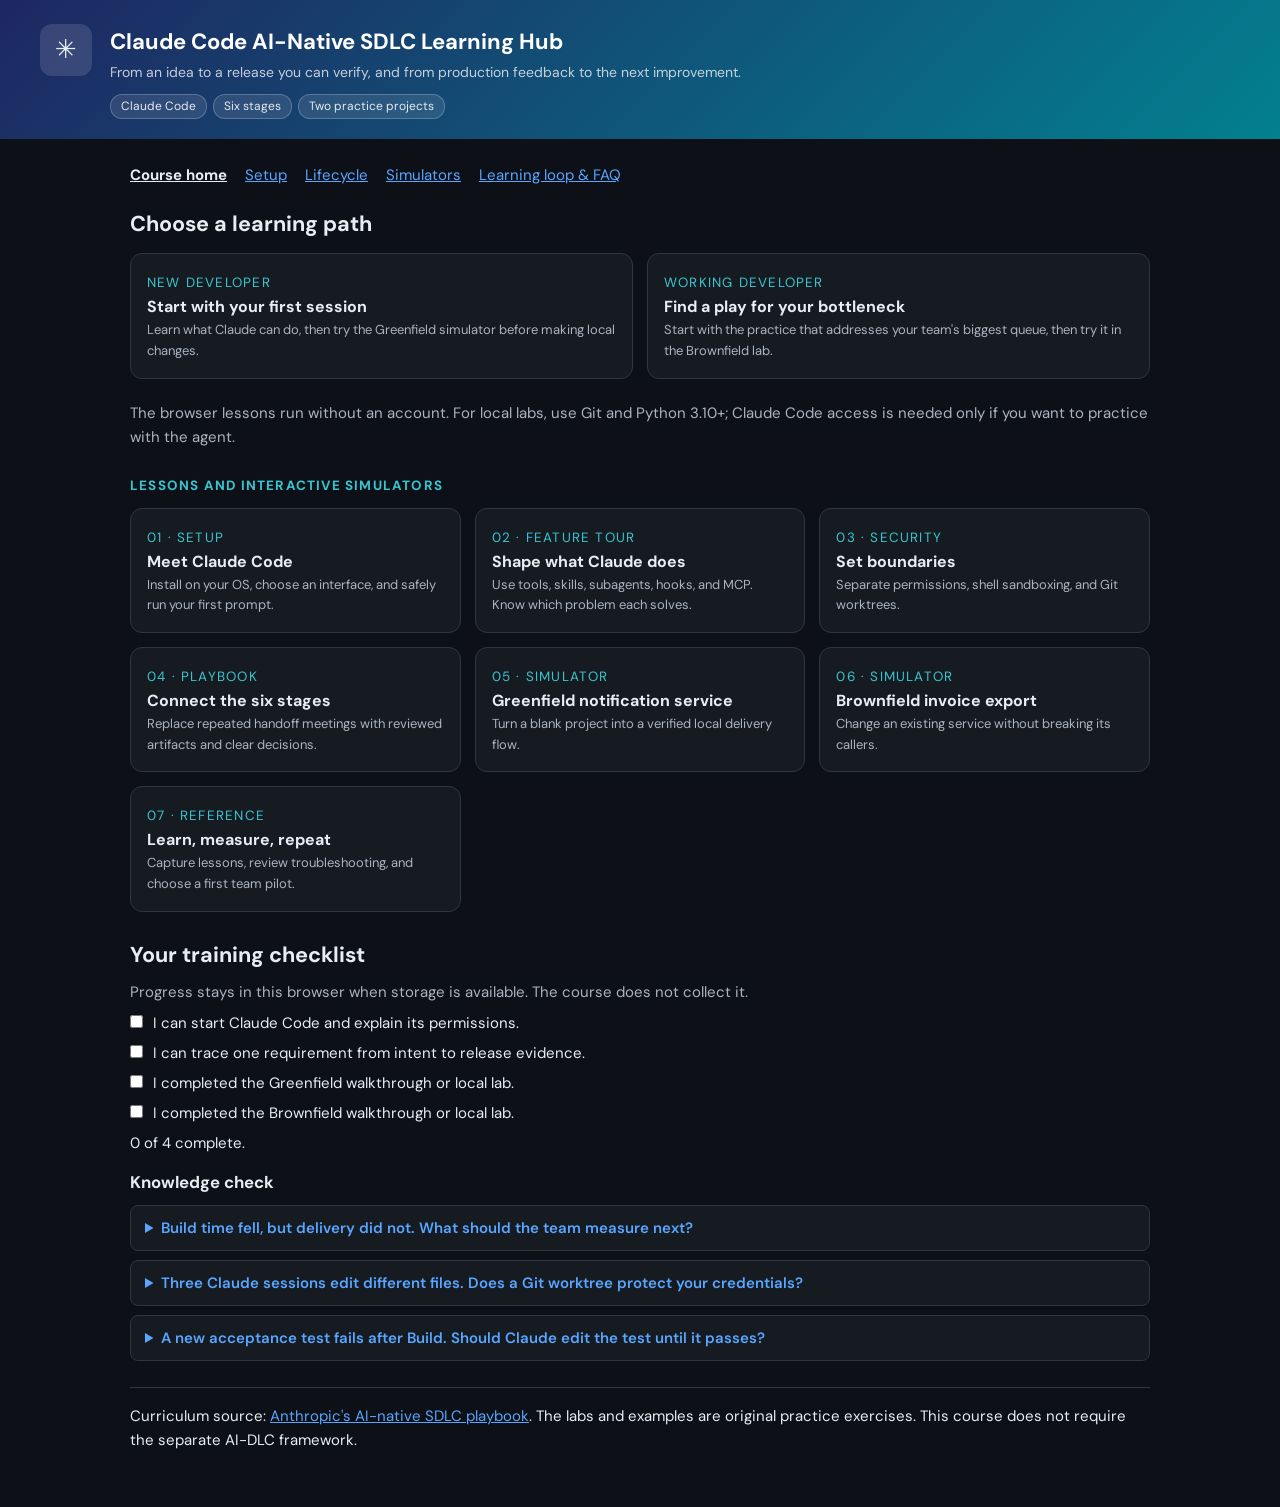
<file: index.html>
<!doctype html>
<html lang="en">
<head>
<meta charset="utf-8">
<meta name="viewport" content="width=device-width, initial-scale=1">
<meta name="description" content="Learn Anthropic's six-stage AI-native software lifecycle through Claude Code walkthroughs and runnable projects.">
<title>Claude Code AI-Native SDLC Learning Hub</title>
<link rel="stylesheet" href="assets/aidlc-sim.css?v=211">
<link rel="stylesheet" href="assets/platform-kit.css?v=1">
<link rel="stylesheet" href="hub.css">
<script defer src="hub.js"></script>
</head>
<body>
<a class="course-skip" href="#main">Skip to learning paths</a>
<header class="sim-header">
  <div class="icon" aria-hidden="true">✳️</div>
  <div><h1>Claude Code AI-Native SDLC Learning Hub</h1>
    <p>From an idea to a release you can verify, and from production feedback to the next improvement.</p>
    <div class="stack-pills"><span class="pill">Claude Code</span><span class="pill">Six stages</span><span class="pill">Two practice projects</span></div>
  </div>
</header>
<main class="course" id="main">
  <nav class="course-nav" aria-label="Course"><a href="./" aria-current="page">Course home</a><a href="setup.html">Setup</a><a href="lifecycle.html">Lifecycle</a><a href="practice.html">Simulators</a><a href="reference.html">Learning loop &amp; FAQ</a></nav>
  <section aria-labelledby="paths">
    <h2 id="paths">Choose a learning path</h2>
    <div class="grid">
      <a class="tile" href="setup.html#first-session"><span class="eyebrow">New developer</span><h3>Start with your first session</h3><p>Learn what Claude can do, then try the Greenfield simulator before making local changes.</p></a>
      <a class="tile" href="lifecycle.html#plays"><span class="eyebrow">Working developer</span><h3>Find a play for your bottleneck</h3><p>Start with the practice that addresses your team's biggest queue, then try it in the Brownfield lab.</p></a>
    </div>
    <p class="muted">The browser lessons run without an account. For local labs, use Git and Python 3.10+; Claude Code access is needed only if you want to practice with the agent.</p>
  </section>
  <section aria-labelledby="modules">
    <h2 class="eyebrow" id="modules">Lessons and interactive simulators</h2>
    <div class="grid">
      <a class="tile" href="setup.html"><span class="eyebrow">01 · Setup</span><h3>Meet Claude Code</h3><p>Install on your OS, choose an interface, and safely run your first prompt.</p></a>
      <a class="tile" href="setup.html#features"><span class="eyebrow">02 · Feature tour</span><h3>Shape what Claude does</h3><p>Use tools, skills, subagents, hooks, and MCP. Know which problem each solves.</p></a>
      <a class="tile" href="setup.html#safety"><span class="eyebrow">03 · Security</span><h3>Set boundaries</h3><p>Separate permissions, shell sandboxing, and Git worktrees.</p></a>
      <a class="tile" href="lifecycle.html"><span class="eyebrow">04 · Playbook</span><h3>Connect the six stages</h3><p>Replace repeated handoff meetings with reviewed artifacts and clear decisions.</p></a>
      <a class="tile" href="practice.html#greenfield"><span class="eyebrow">05 · Simulator</span><h3>Greenfield notification service</h3><p>Turn a blank project into a verified local delivery flow.</p></a>
      <a class="tile" href="practice.html#brownfield"><span class="eyebrow">06 · Simulator</span><h3>Brownfield invoice export</h3><p>Change an existing service without breaking its callers.</p></a>
      <a class="tile" href="reference.html"><span class="eyebrow">07 · Reference</span><h3>Learn, measure, repeat</h3><p>Capture lessons, review troubleshooting, and choose a first team pilot.</p></a>
    </div>
  </section>
  <section aria-labelledby="training">
    <h2 id="training">Your training checklist</h2>
    <p class="muted">Progress stays in this browser when storage is available. The course does not collect it.</p>
    <label><input type="checkbox" data-completion="setup"> I can start Claude Code and explain its permissions.</label>
    <label><input type="checkbox" data-completion="stages"> I can trace one requirement from intent to release evidence.</label>
    <label><input type="checkbox" data-completion="greenfield"> I completed the Greenfield walkthrough or local lab.</label>
    <label><input type="checkbox" data-completion="brownfield"> I completed the Brownfield walkthrough or local lab.</label>
    <p id="course-progress" role="status"></p>
    <h3>Knowledge check</h3>
    <details><summary>Build time fell, but delivery did not. What should the team measure next?</summary><p>Measure time spent waiting for clarification, review, tests, and deployment. Pilot a play for the largest queue and monitor escaped defects alongside lead time.</p></details>
    <details><summary>Three Claude sessions edit different files. Does a Git worktree protect your credentials?</summary><p>No. A worktree separates checkouts; process permissions and sandboxing determine what files, credentials, and network resources a process can reach.</p></details>
    <details><summary>A new acceptance test fails after Build. Should Claude edit the test until it passes?</summary><p>Not by default. Compare the test to the agreed criterion. Fix the implementation if the criterion is right; return to Design for human review if the criterion itself was wrong.</p></details>
  </section>
  <footer><p>Curriculum source: <a href="https://claude.com/resources/articles/the-ai-native-sdlc-playbook">Anthropic's AI-native SDLC playbook</a>. The labs and examples are original practice exercises. This course does not require the separate AI-DLC framework.</p></footer>
</main>
</body>
</html>
</file>
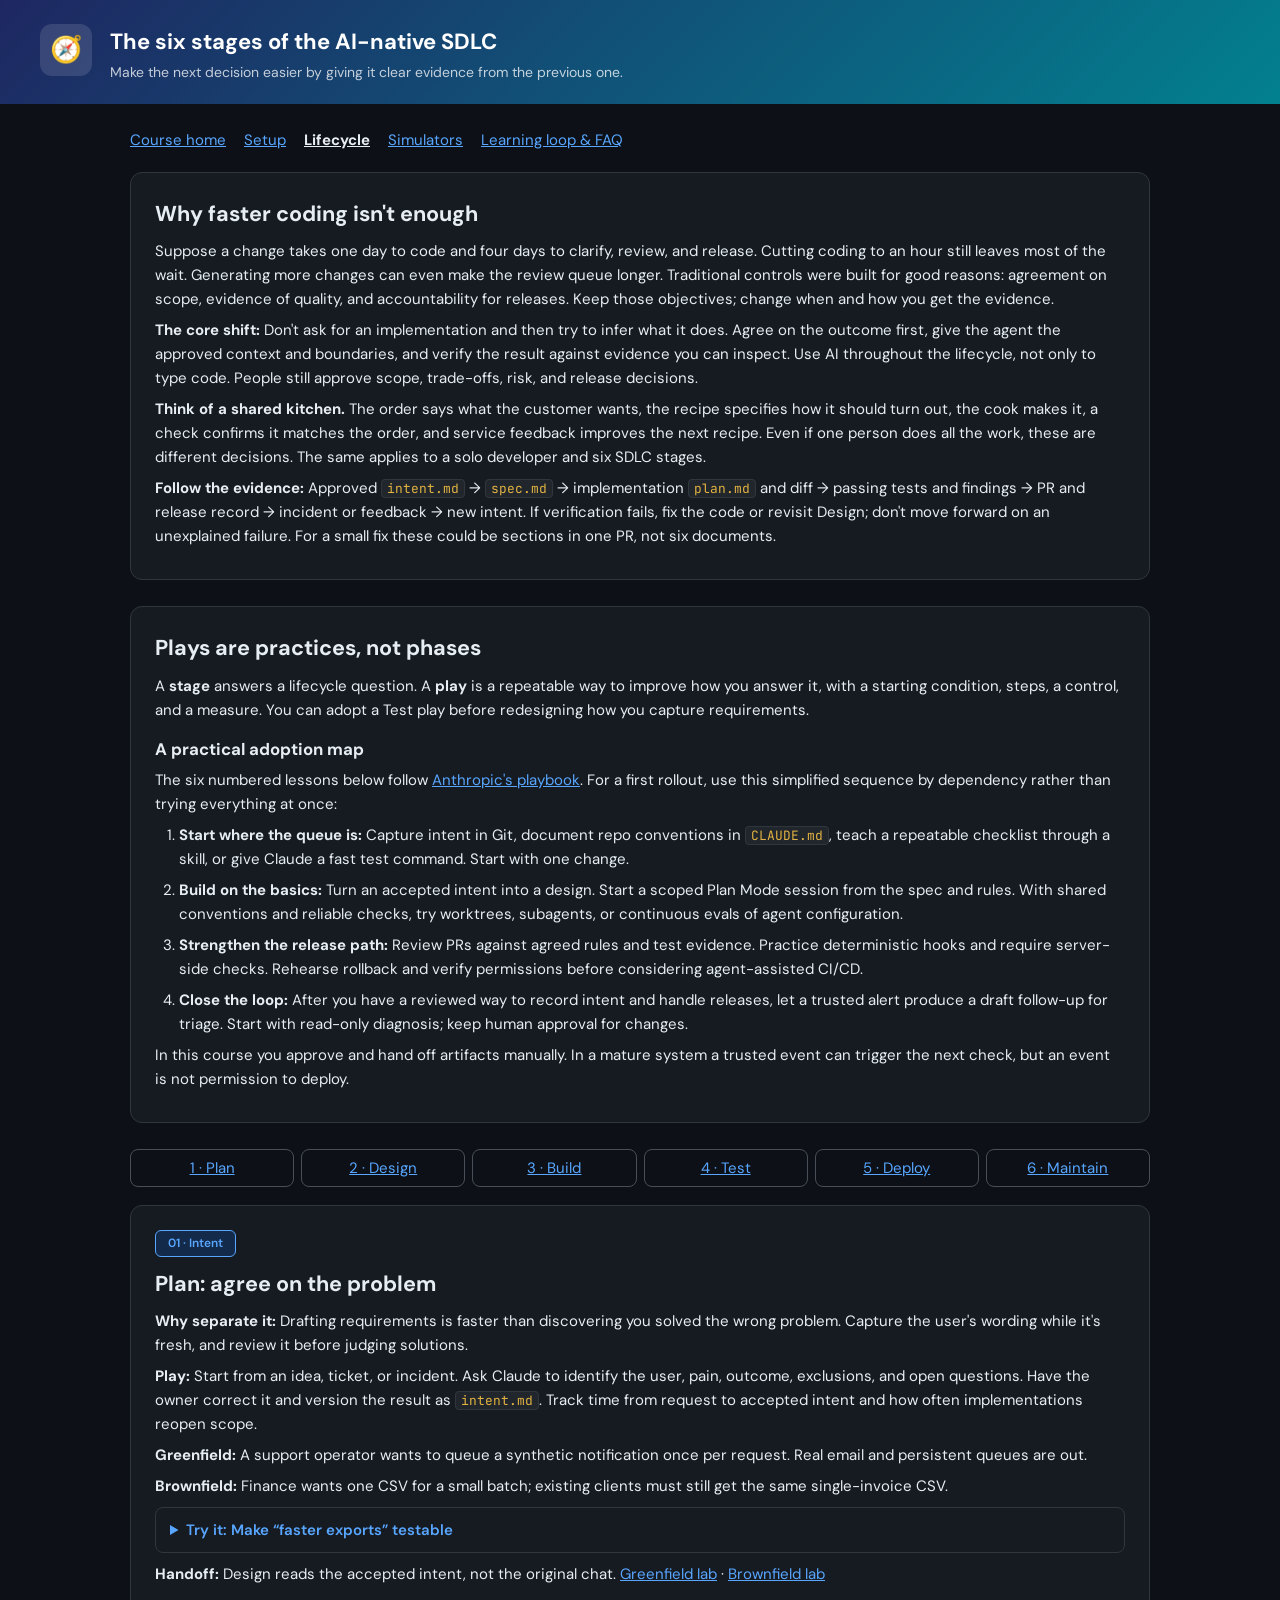
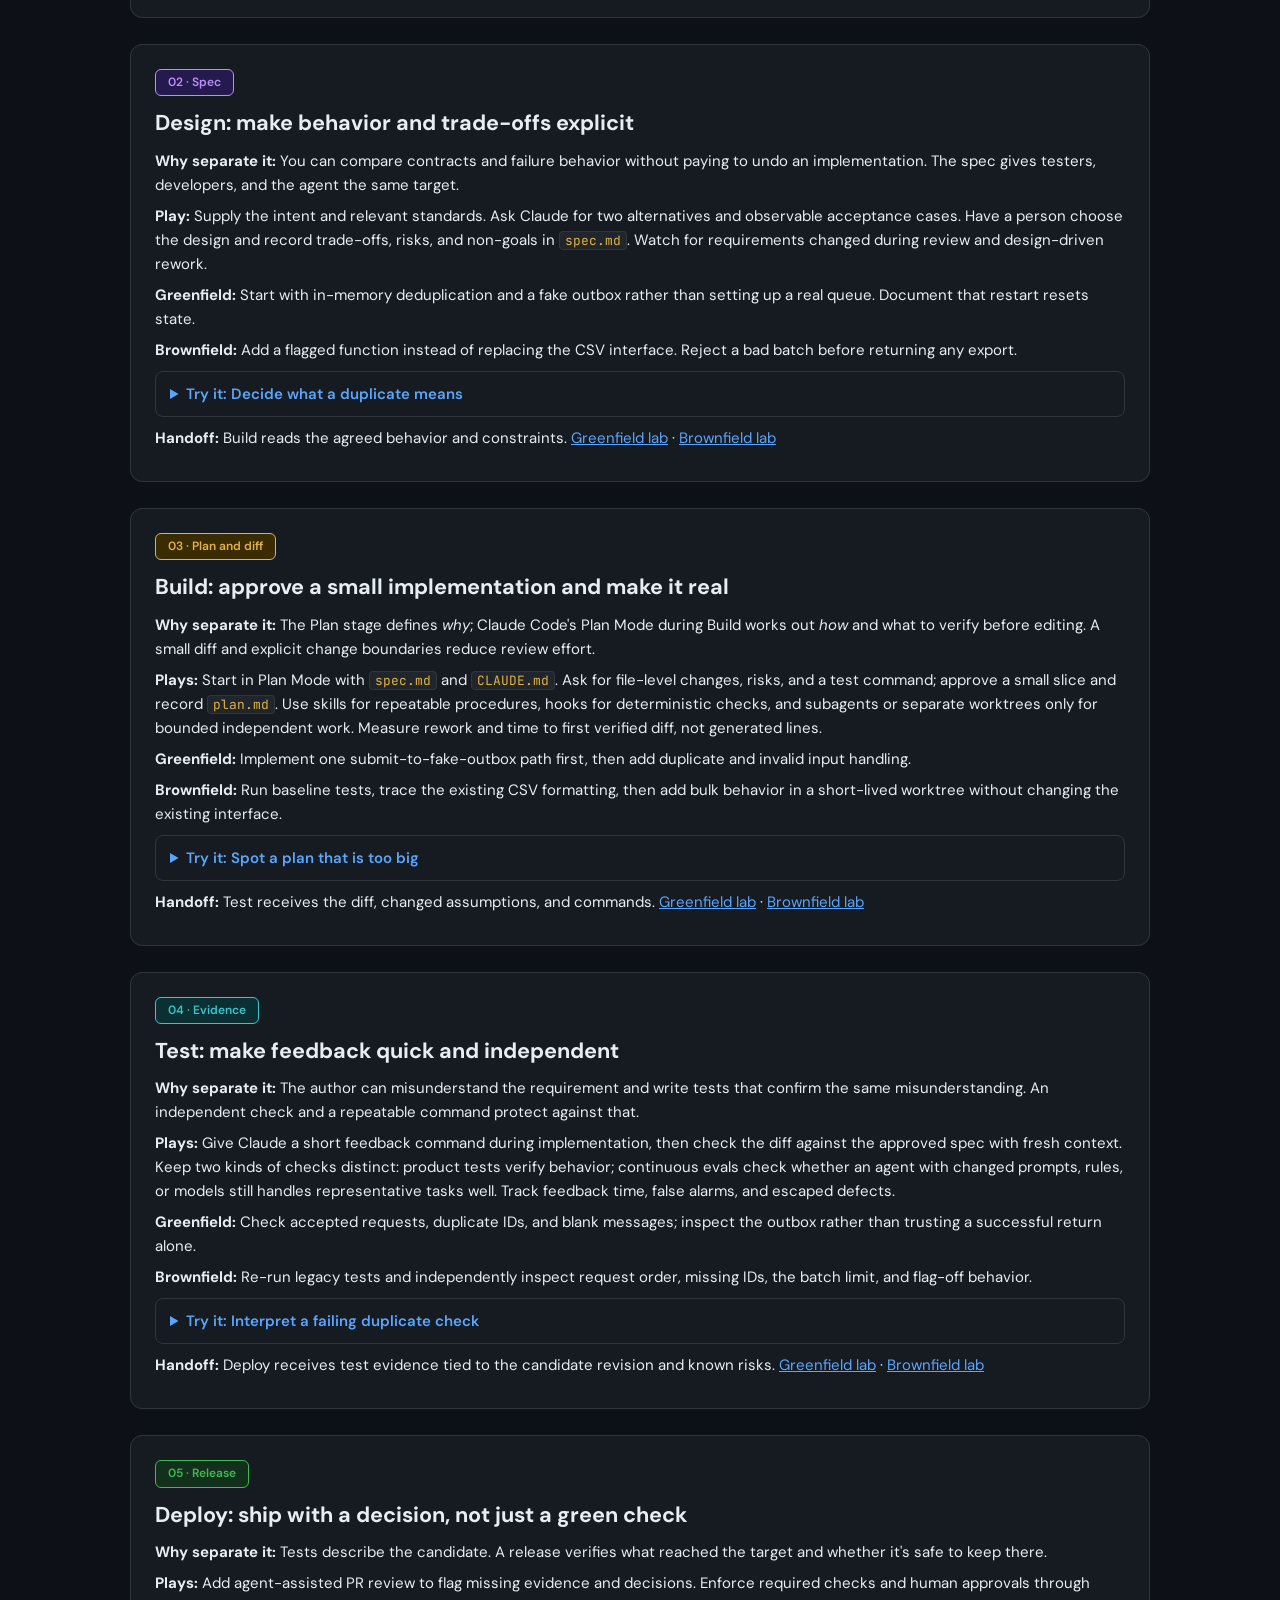
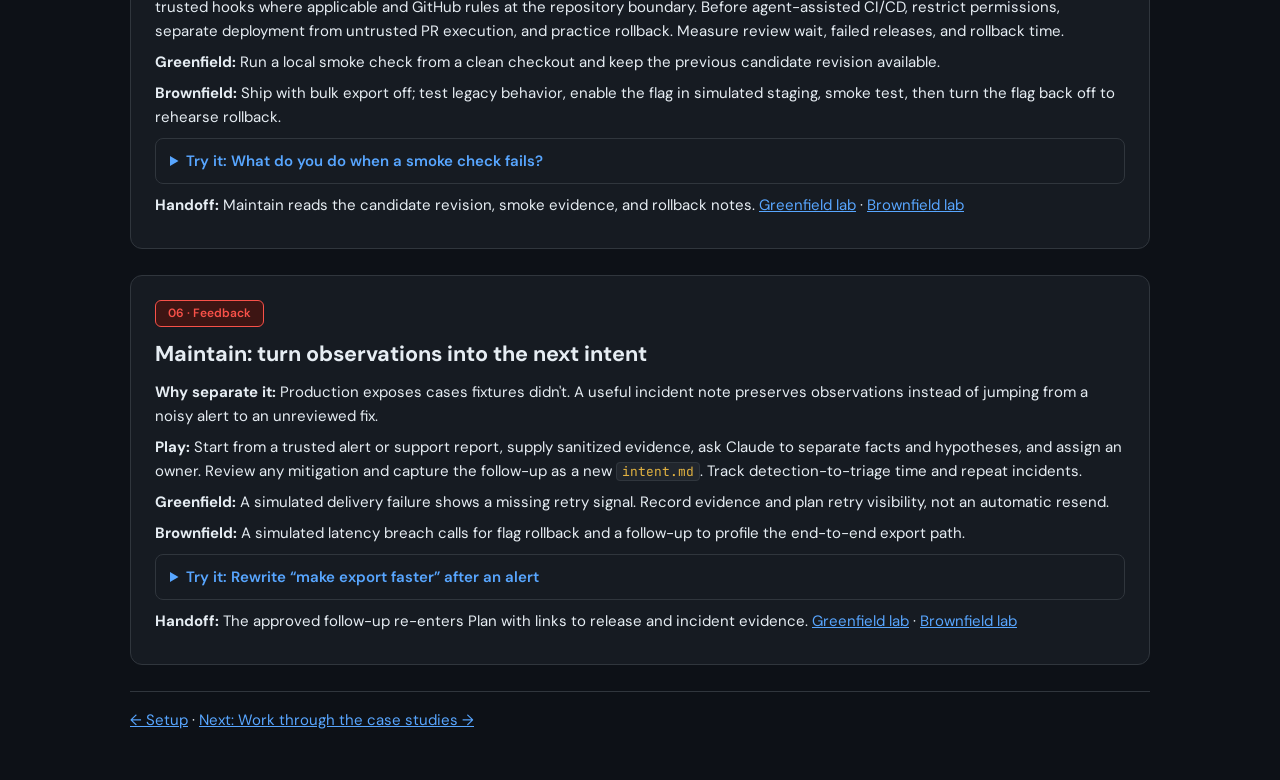
<file: lifecycle.html>
<!doctype html>
<html lang="en">
<head>
<meta charset="utf-8"><meta name="viewport" content="width=device-width, initial-scale=1">
<title>The six stages · Claude Code AI-Native SDLC</title>
<link rel="stylesheet" href="assets/aidlc-sim.css?v=211"><link rel="stylesheet" href="assets/platform-kit.css?v=1"><link rel="stylesheet" href="hub.css"><script defer src="hub.js"></script>
</head>
<body>
<a class="course-skip" href="#main">Skip to lifecycle</a>
<header class="sim-header"><div class="icon" aria-hidden="true">🧭</div><div><h1>The six stages of the AI-native SDLC</h1><p>Make the next decision easier by giving it clear evidence from the previous one.</p></div></header>
<main class="course" id="main">
<nav class="course-nav" aria-label="Course"><a href="./">Course home</a><a href="setup.html">Setup</a><a href="lifecycle.html" aria-current="page">Lifecycle</a><a href="practice.html">Simulators</a><a href="reference.html">Learning loop &amp; FAQ</a></nav>
<article class="stage">
<h2>Why faster coding isn't enough</h2>
<p>Suppose a change takes one day to code and four days to clarify, review, and release. Cutting coding to an hour still leaves most of the wait. Generating more changes can even make the review queue longer. Traditional controls were built for good reasons: agreement on scope, evidence of quality, and accountability for releases. Keep those objectives; change when and how you get the evidence.</p>
<p><strong>The core shift:</strong> Don't ask for an implementation and then try to infer what it does. Agree on the outcome first, give the agent the approved context and boundaries, and verify the result against evidence you can inspect. Use AI throughout the lifecycle, not only to type code. People still approve scope, trade-offs, risk, and release decisions.</p>
<p><strong>Think of a shared kitchen.</strong> The order says what the customer wants, the recipe specifies how it should turn out, the cook makes it, a check confirms it matches the order, and service feedback improves the next recipe. Even if one person does all the work, these are different decisions. The same applies to a solo developer and six SDLC stages.</p>
<p><strong>Follow the evidence:</strong> Approved <code>intent.md</code> → <code>spec.md</code> → implementation <code>plan.md</code> and diff → passing tests and findings → PR and release record → incident or feedback → new intent. If verification fails, fix the code or revisit Design; don't move forward on an unexplained failure. For a small fix these could be sections in one PR, not six documents.</p>
</article>
<article class="stage" id="plays">
<h2>Plays are practices, not phases</h2>
<p>A <strong>stage</strong> answers a lifecycle question. A <strong>play</strong> is a repeatable way to improve how you answer it, with a starting condition, steps, a control, and a measure. You can adopt a Test play before redesigning how you capture requirements.</p>
<h3>A practical adoption map</h3>
<p>The six numbered lessons below follow <a href="https://claude.com/resources/articles/the-ai-native-sdlc-playbook">Anthropic's playbook</a>. For a first rollout, use this simplified sequence by dependency rather than trying everything at once:</p>
<ol>
<li><strong>Start where the queue is:</strong> Capture intent in Git, document repo conventions in <code>CLAUDE.md</code>, teach a repeatable checklist through a skill, or give Claude a fast test command. Start with one change.</li>
<li><strong>Build on the basics:</strong> Turn an accepted intent into a design. Start a scoped Plan Mode session from the spec and rules. With shared conventions and reliable checks, try worktrees, subagents, or continuous evals of agent configuration.</li>
<li><strong>Strengthen the release path:</strong> Review PRs against agreed rules and test evidence. Practice deterministic hooks and require server-side checks. Rehearse rollback and verify permissions before considering agent-assisted CI/CD.</li>
<li><strong>Close the loop:</strong> After you have a reviewed way to record intent and handle releases, let a trusted alert produce a draft follow-up for triage. Start with read-only diagnosis; keep human approval for changes.</li>
</ol>
<p>In this course you approve and hand off artifacts manually. In a mature system a trusted event can trigger the next check, but an event is not permission to deploy.</p>
</article>
<nav class="walk-nav" aria-label="Lifecycle stages"><a href="#plan">1 · Plan</a><a href="#design">2 · Design</a><a href="#build">3 · Build</a><a href="#test">4 · Test</a><a href="#deploy">5 · Deploy</a><a href="#maintain">6 · Maintain</a></nav>
<article class="stage" id="plan">
<span class="phase-tag">01 · Intent</span><h2>Plan: agree on the problem</h2>
<p><strong>Why separate it:</strong> Drafting requirements is faster than discovering you solved the wrong problem. Capture the user's wording while it's fresh, and review it before judging solutions.</p>
<p><strong>Play:</strong> Start from an idea, ticket, or incident. Ask Claude to identify the user, pain, outcome, exclusions, and open questions. Have the owner correct it and version the result as <code>intent.md</code>. Track time from request to accepted intent and how often implementations reopen scope.</p>
<p><strong>Greenfield:</strong> A support operator wants to queue a synthetic notification once per request. Real email and persistent queues are out.</p>
<p><strong>Brownfield:</strong> Finance wants one CSV for a small batch; existing clients must still get the same single-invoice CSV.</p>
<details><summary>Try it: Make “faster exports” testable</summary><p>Expected: “An operator can submit a batch of up to 10 known unique invoice IDs and receive one CSV in request order. Existing single exports are unchanged.” Leave latency targets open until you have a baseline.</p></details>
<p><strong>Handoff:</strong> Design reads the accepted intent, not the original chat. <a href="practice.html#g-plan">Greenfield lab</a> · <a href="practice.html#b-plan">Brownfield lab</a></p>
</article>
<article class="stage" id="design">
<span class="phase-tag purple">02 · Spec</span><h2>Design: make behavior and trade-offs explicit</h2>
<p><strong>Why separate it:</strong> You can compare contracts and failure behavior without paying to undo an implementation. The spec gives testers, developers, and the agent the same target.</p>
<p><strong>Play:</strong> Supply the intent and relevant standards. Ask Claude for two alternatives and observable acceptance cases. Have a person choose the design and record trade-offs, risks, and non-goals in <code>spec.md</code>. Watch for requirements changed during review and design-driven rework.</p>
<p><strong>Greenfield:</strong> Start with in-memory deduplication and a fake outbox rather than setting up a real queue. Document that restart resets state.</p>
<p><strong>Brownfield:</strong> Add a flagged function instead of replacing the CSV interface. Reject a bad batch before returning any export.</p>
<details><summary>Try it: Decide what a duplicate means</summary><p>Expected: A repeated notification request ID is a no-op; duplicate invoice IDs in one batch are an input error. Similar words can require different rules.</p></details>
<p><strong>Handoff:</strong> Build reads the agreed behavior and constraints. <a href="practice.html#g-design">Greenfield lab</a> · <a href="practice.html#b-design">Brownfield lab</a></p>
</article>
<article class="stage" id="build">
<span class="phase-tag amber">03 · Plan and diff</span><h2>Build: approve a small implementation and make it real</h2>
<p><strong>Why separate it:</strong> The Plan stage defines <em>why</em>; Claude Code's Plan Mode during Build works out <em>how</em> and what to verify before editing. A small diff and explicit change boundaries reduce review effort.</p>
<p><strong>Plays:</strong> Start in Plan Mode with <code>spec.md</code> and <code>CLAUDE.md</code>. Ask for file-level changes, risks, and a test command; approve a small slice and record <code>plan.md</code>. Use skills for repeatable procedures, hooks for deterministic checks, and subagents or separate worktrees only for bounded independent work. Measure rework and time to first verified diff, not generated lines.</p>
<p><strong>Greenfield:</strong> Implement one submit-to-fake-outbox path first, then add duplicate and invalid input handling.</p>
<p><strong>Brownfield:</strong> Run baseline tests, trace the existing CSV formatting, then add bulk behavior in a short-lived worktree without changing the existing interface.</p>
<details><summary>Try it: Spot a plan that is too big</summary><p>Expected: “Replace the entire export module and add async jobs” exceeds the approved change. Ask for the smallest additive path and a verifiable compatibility check.</p></details>
<p><strong>Handoff:</strong> Test receives the diff, changed assumptions, and commands. <a href="practice.html#g-build">Greenfield lab</a> · <a href="practice.html#b-build">Brownfield lab</a></p>
</article>
<article class="stage" id="test">
<span class="phase-tag teal">04 · Evidence</span><h2>Test: make feedback quick and independent</h2>
<p><strong>Why separate it:</strong> The author can misunderstand the requirement and write tests that confirm the same misunderstanding. An independent check and a repeatable command protect against that.</p>
<p><strong>Plays:</strong> Give Claude a short feedback command during implementation, then check the diff against the approved spec with fresh context. Keep two kinds of checks distinct: product tests verify behavior; continuous evals check whether an agent with changed prompts, rules, or models still handles representative tasks well. Track feedback time, false alarms, and escaped defects.</p>
<p><strong>Greenfield:</strong> Check accepted requests, duplicate IDs, and blank messages; inspect the outbox rather than trusting a successful return alone.</p>
<p><strong>Brownfield:</strong> Re-run legacy tests and independently inspect request order, missing IDs, the batch limit, and flag-off behavior.</p>
<details><summary>Try it: Interpret a failing duplicate check</summary><p>Expected: If the accepted spec says one message per ID, fix the code, rerun checks, and leave the approval criterion intact. If the spec is wrong, take the question back to its owner.</p></details>
<p><strong>Handoff:</strong> Deploy receives test evidence tied to the candidate revision and known risks. <a href="practice.html#g-test">Greenfield lab</a> · <a href="practice.html#b-test">Brownfield lab</a></p>
</article>
<article class="stage" id="deploy">
<span class="phase-tag green">05 · Release</span><h2>Deploy: ship with a decision, not just a green check</h2>
<p><strong>Why separate it:</strong> Tests describe the candidate. A release verifies what reached the target and whether it's safe to keep there.</p>
<p><strong>Plays:</strong> Add agent-assisted PR review to flag missing evidence and decisions. Enforce required checks and human approvals through trusted hooks where applicable and GitHub rules at the repository boundary. Before agent-assisted CI/CD, restrict permissions, separate deployment from untrusted PR execution, and practice rollback. Measure review wait, failed releases, and rollback time.</p>
<p><strong>Greenfield:</strong> Run a local smoke check from a clean checkout and keep the previous candidate revision available.</p>
<p><strong>Brownfield:</strong> Ship with bulk export off; test legacy behavior, enable the flag in simulated staging, smoke test, then turn the flag back off to rehearse rollback.</p>
<details><summary>Try it: What do you do when a smoke check fails?</summary><p>Expected: Stop rollout, use the approved rollback path, verify the restored behavior, and record the revision and evidence. Don't let a review bot grant its own release approval.</p></details>
<p><strong>Handoff:</strong> Maintain reads the candidate revision, smoke evidence, and rollback notes. <a href="practice.html#g-deploy">Greenfield lab</a> · <a href="practice.html#b-deploy">Brownfield lab</a></p>
</article>
<article class="stage" id="maintain">
<span class="phase-tag coral">06 · Feedback</span><h2>Maintain: turn observations into the next intent</h2>
<p><strong>Why separate it:</strong> Production exposes cases fixtures didn't. A useful incident note preserves observations instead of jumping from a noisy alert to an unreviewed fix.</p>
<p><strong>Play:</strong> Start from a trusted alert or support report, supply sanitized evidence, ask Claude to separate facts and hypotheses, and assign an owner. Review any mitigation and capture the follow-up as a new <code>intent.md</code>. Track detection-to-triage time and repeat incidents.</p>
<p><strong>Greenfield:</strong> A simulated delivery failure shows a missing retry signal. Record evidence and plan retry visibility, not an automatic resend.</p>
<p><strong>Brownfield:</strong> A simulated latency breach calls for flag rollback and a follow-up to profile the end-to-end export path.</p>
<details><summary>Try it: Rewrite “make export faster” after an alert</summary><p>Expected: “Find why the synthetic bulk export exceeded 250 ms in two consecutive windows. Record the measured contributor and preserve existing CSV behavior.” Treat the threshold as a lab assumption, not a production recommendation.</p></details>
<p><strong>Handoff:</strong> The approved follow-up re-enters Plan with links to release and incident evidence. <a href="practice.html#g-maintain">Greenfield lab</a> · <a href="practice.html#b-maintain">Brownfield lab</a></p>
</article>
<footer><a href="setup.html">← Setup</a> · <a href="practice.html">Next: Work through the case studies →</a></footer>
</main></body></html>
</file>
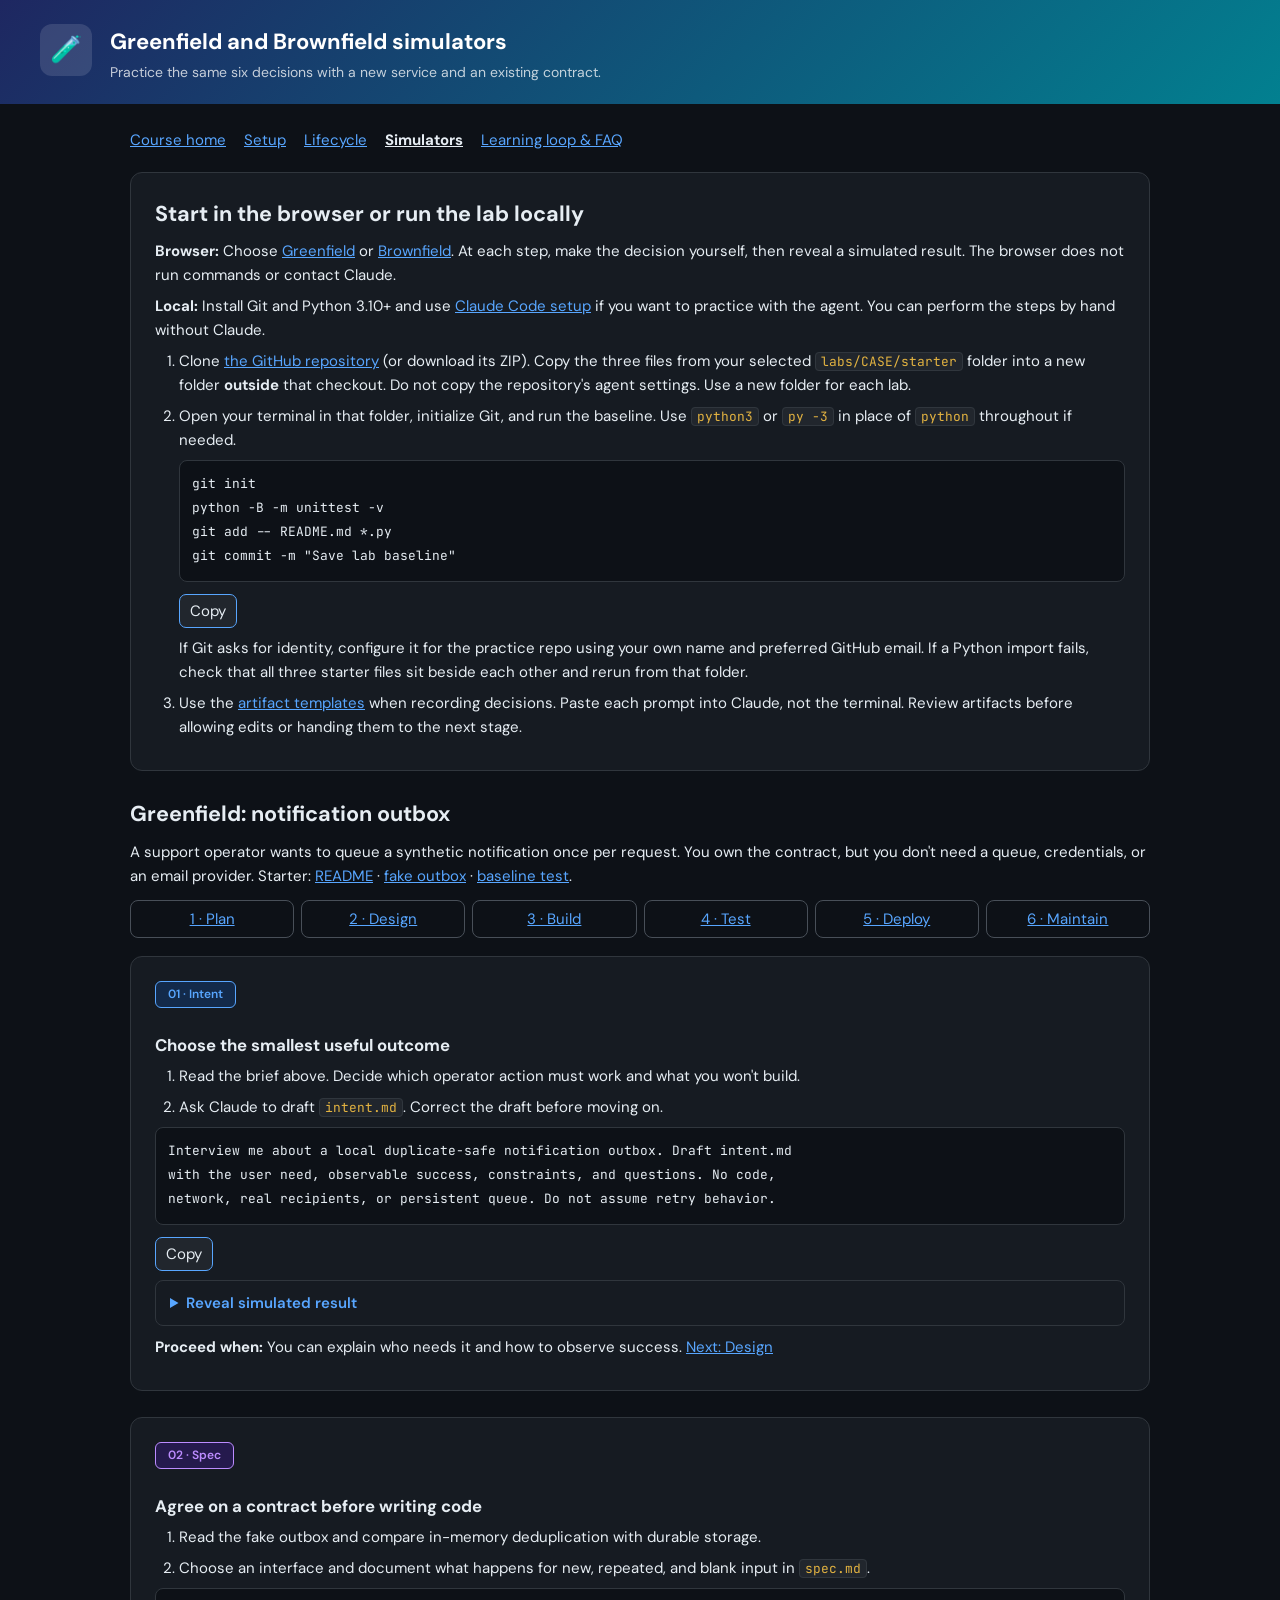
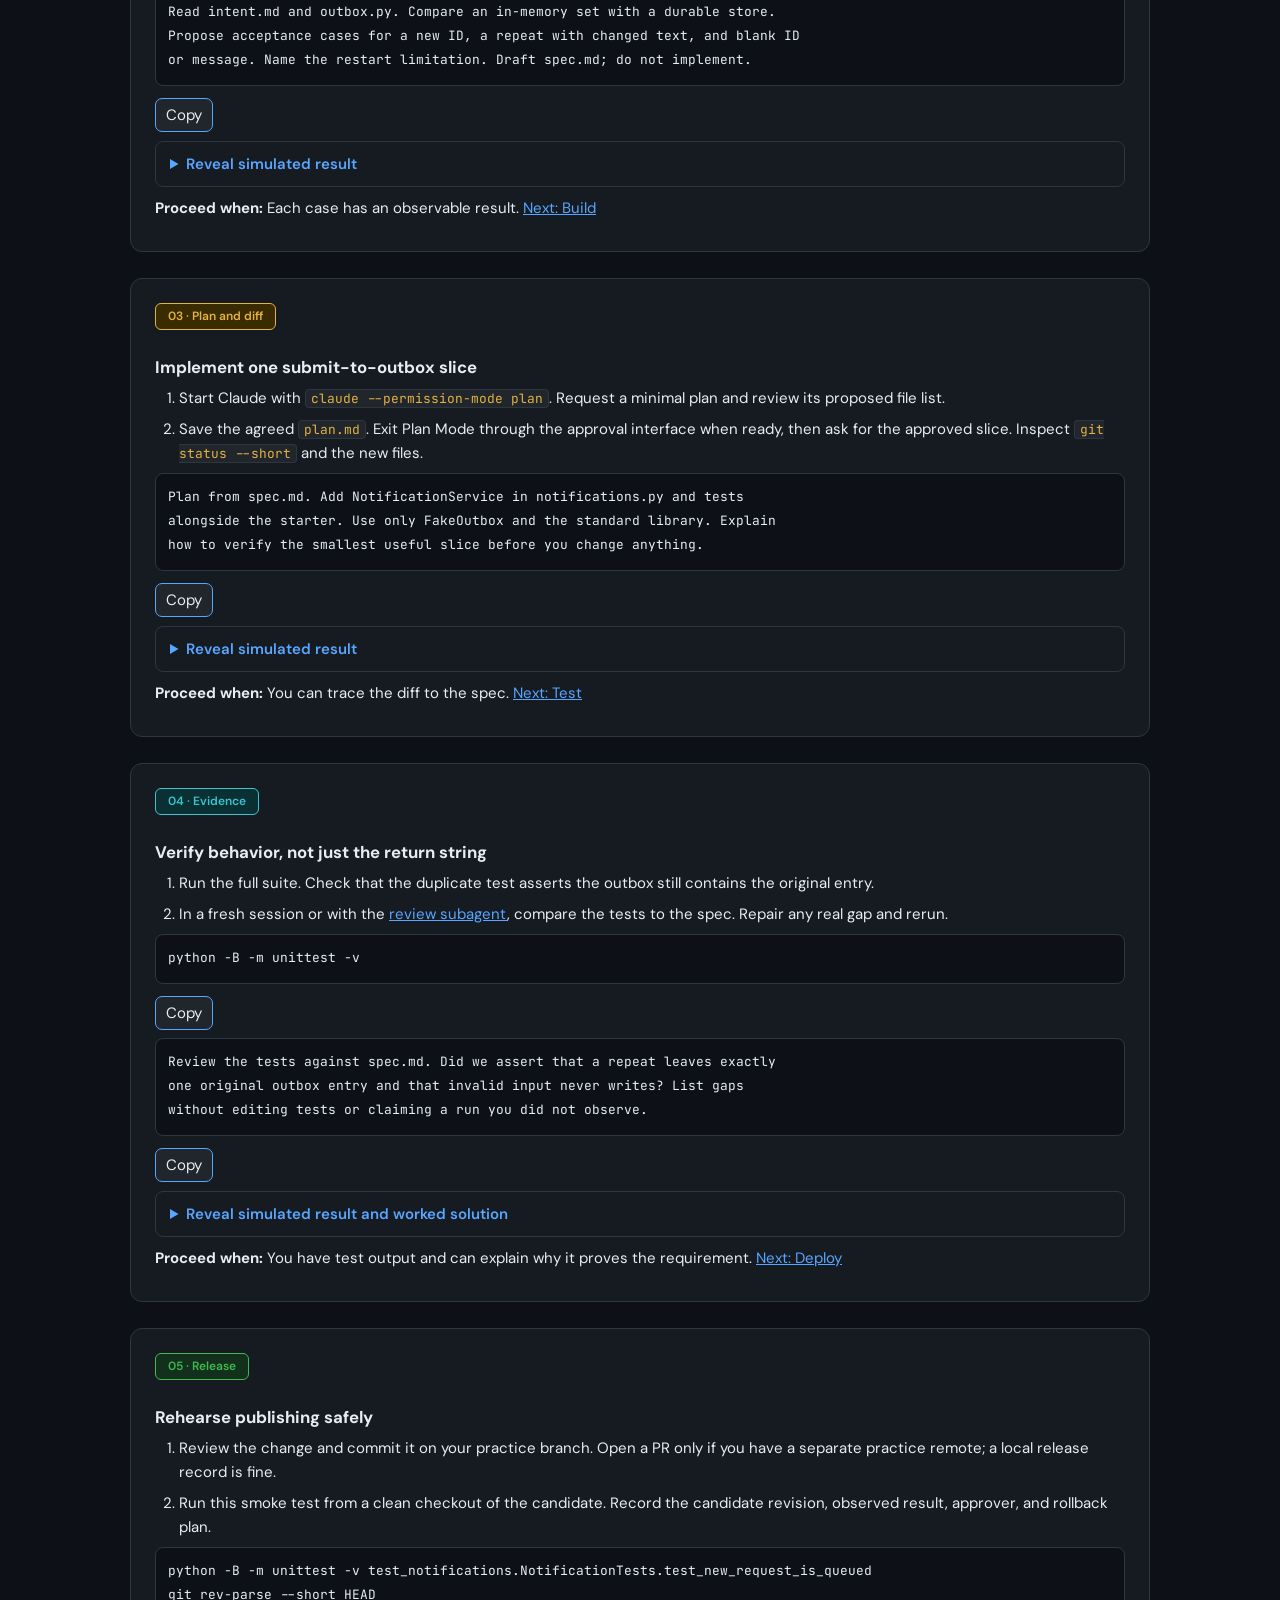
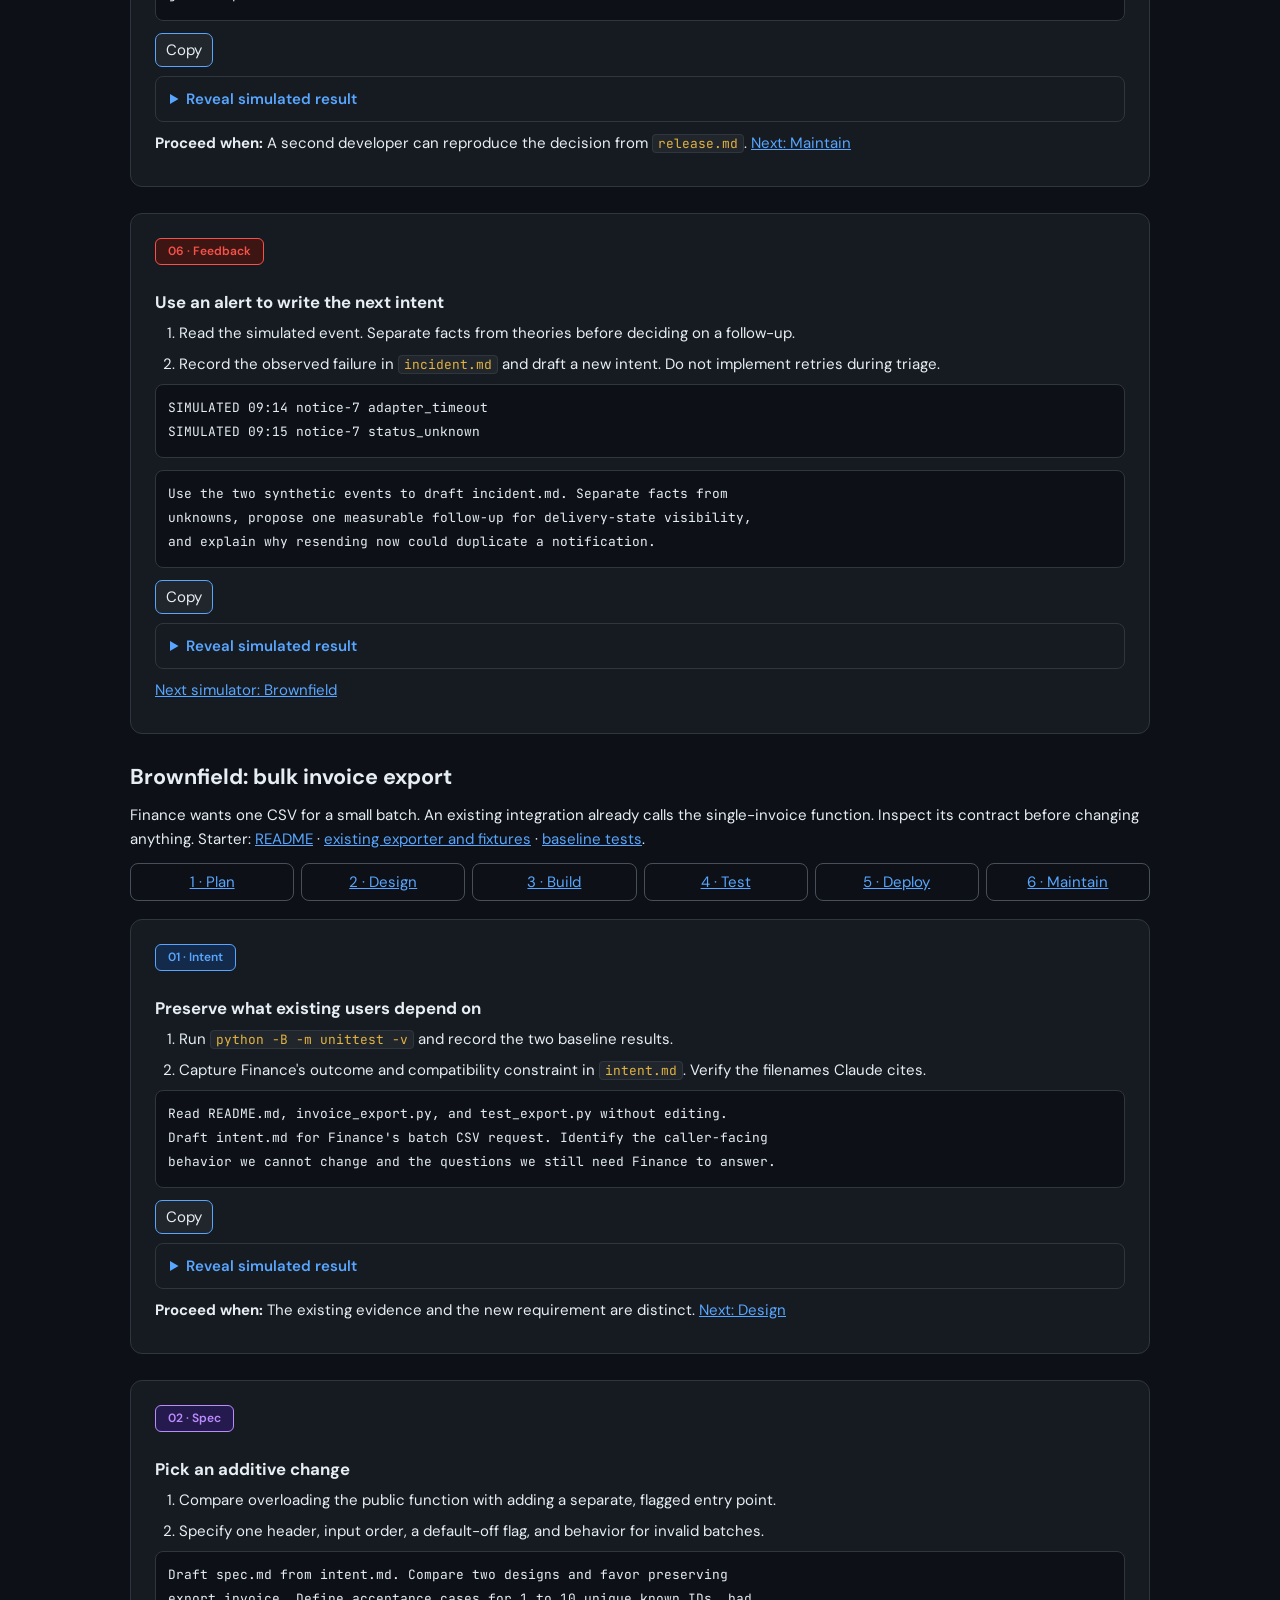
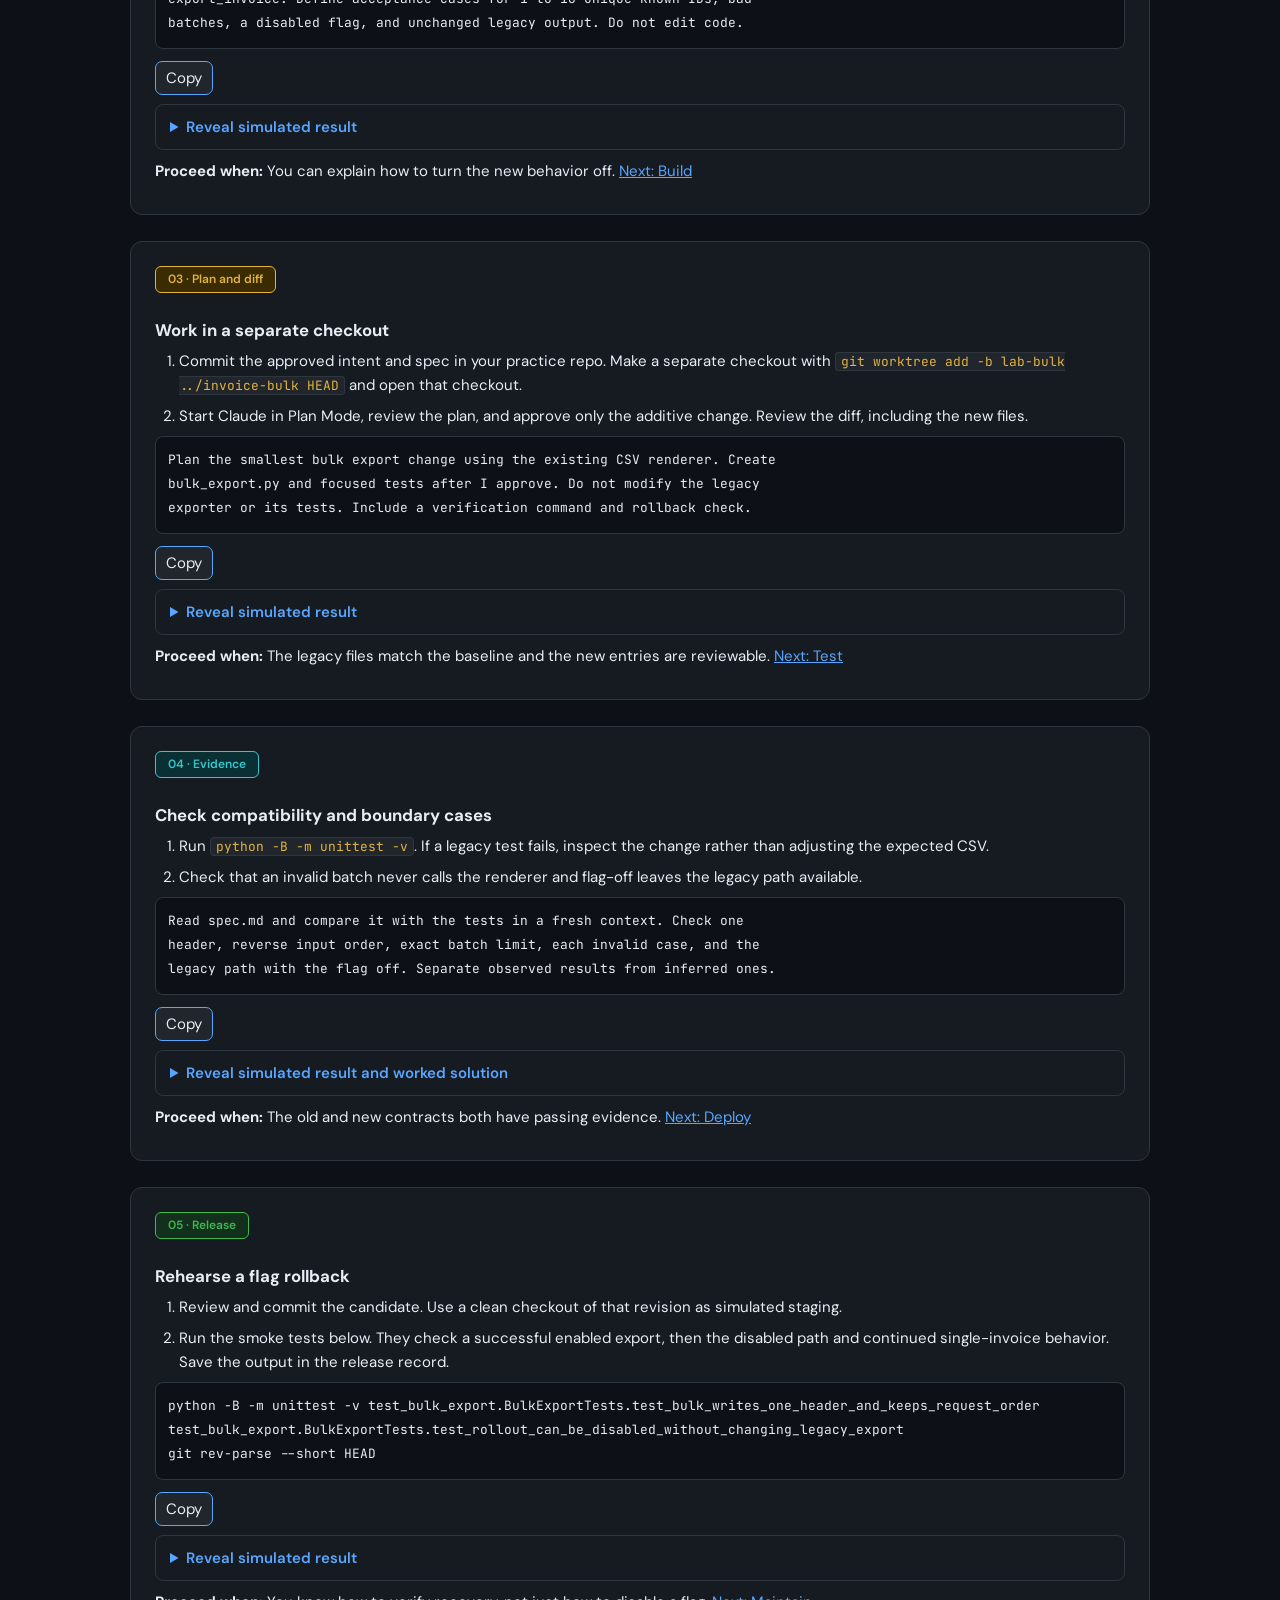
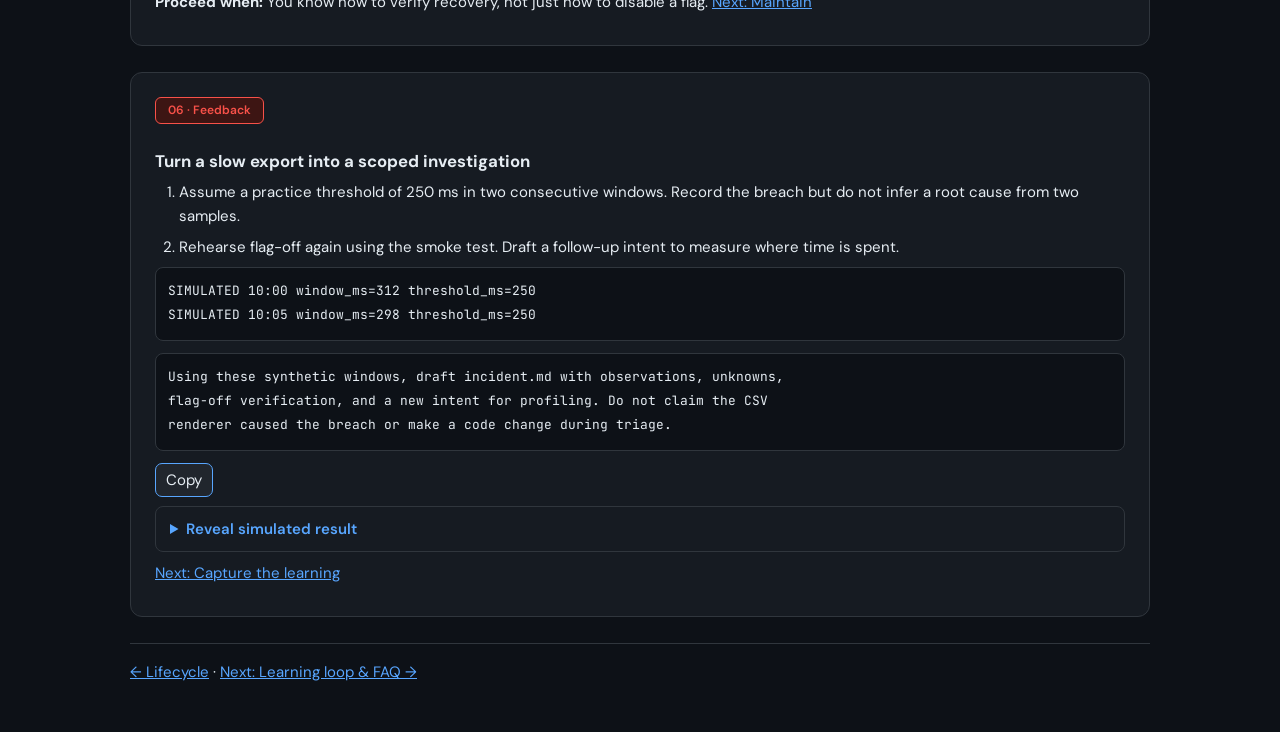
<file: practice.html>
<!doctype html>
<html lang="en">
<head>
<meta charset="utf-8"><meta name="viewport" content="width=device-width, initial-scale=1">
<title>Greenfield and Brownfield simulators · Claude Code</title>
<link rel="stylesheet" href="assets/aidlc-sim.css?v=211"><link rel="stylesheet" href="assets/platform-kit.css?v=1"><link rel="stylesheet" href="hub.css"><script defer src="hub.js"></script>
</head>
<body>
<a class="course-skip" href="#main">Skip to labs</a>
<header class="sim-header"><div class="icon" aria-hidden="true">🧪</div><div><h1>Greenfield and Brownfield simulators</h1><p>Practice the same six decisions with a new service and an existing contract.</p></div></header>
<main class="course" id="main">
<nav class="course-nav" aria-label="Course"><a href="./">Course home</a><a href="setup.html">Setup</a><a href="lifecycle.html">Lifecycle</a><a href="practice.html" aria-current="page">Simulators</a><a href="reference.html">Learning loop &amp; FAQ</a></nav>
<article class="stage" id="start">
<h2>Start in the browser or run the lab locally</h2>
<p><strong>Browser:</strong> Choose <a href="#greenfield">Greenfield</a> or <a href="#brownfield">Brownfield</a>. At each step, make the decision yourself, then reveal a simulated result. The browser does not run commands or contact Claude.</p>
<p><strong>Local:</strong> Install Git and Python 3.10+ and use <a href="setup.html">Claude Code setup</a> if you want to practice with the agent. You can perform the steps by hand without Claude.</p>
<ol>
<li>Clone <a href="https://github.com/Pandiarajan-Subramanian_xrx/claude-aidlc">the GitHub repository</a> (or download its ZIP). Copy the three files from your selected <code>labs/CASE/starter</code> folder into a new folder <strong>outside</strong> that checkout. Do not copy the repository's agent settings. Use a new folder for each lab.</li>
<li>Open your terminal in that folder, initialize Git, and run the baseline. Use <code>python3</code> or <code>py -3</code> in place of <code>python</code> throughout if needed.
<pre data-copy="lab initialization commands"><code>git init
python -B -m unittest -v
git add -- README.md *.py
git commit -m "Save lab baseline"</code></pre>
If Git asks for identity, configure it for the practice repo using your own name and preferred GitHub email. If a Python import fails, check that all three starter files sit beside each other and rerun from that folder.</li>
<li>Use the <a href="labs/artifact-templates.md">artifact templates</a> when recording decisions. Paste each prompt into Claude, not the terminal. Review artifacts before allowing edits or handing them to the next stage.</li>
</ol>
</article>

<section id="greenfield" aria-labelledby="green-title">
<h2 id="green-title">Greenfield: notification outbox</h2>
<p>A support operator wants to queue a synthetic notification once per request. You own the contract, but you don't need a queue, credentials, or an email provider. Starter: <a href="labs/greenfield/starter/README.md">README</a> · <a href="labs/greenfield/starter/outbox.py">fake outbox</a> · <a href="labs/greenfield/starter/test_outbox.py">baseline test</a>.</p>
<nav class="walk-nav" aria-label="Greenfield steps"><a href="#g-plan">1 · Plan</a><a href="#g-design">2 · Design</a><a href="#g-build">3 · Build</a><a href="#g-test">4 · Test</a><a href="#g-deploy">5 · Deploy</a><a href="#g-maintain">6 · Maintain</a></nav>
<article class="stage" id="g-plan">
<span class="phase-tag">01 · Intent</span><h3>Choose the smallest useful outcome</h3>
<ol><li>Read the brief above. Decide which operator action must work and what you won't build.</li><li>Ask Claude to draft <code>intent.md</code>. Correct the draft before moving on.</li></ol>
<pre data-copy="Greenfield Plan prompt"><code>Interview me about a local duplicate-safe notification outbox. Draft intent.md
with the user need, observable success, constraints, and questions. No code,
network, real recipients, or persistent queue. Do not assume retry behavior.</code></pre>
<details><summary>Reveal simulated result</summary><p><strong>Accepted intent:</strong> Given two valid submissions with the same request ID, the operator can verify only one outbox entry. Real delivery and restart recovery are out of scope.</p></details>
<p><strong>Proceed when:</strong> You can explain who needs it and how to observe success. <a href="#g-design">Next: Design</a></p>
</article>
<article class="stage" id="g-design">
<span class="phase-tag purple">02 · Spec</span><h3>Agree on a contract before writing code</h3>
<ol><li>Read the fake outbox and compare in-memory deduplication with durable storage.</li><li>Choose an interface and document what happens for new, repeated, and blank input in <code>spec.md</code>.</li></ol>
<pre data-copy="Greenfield Design prompt"><code>Read intent.md and outbox.py. Compare an in-memory set with a durable store.
Propose acceptance cases for a new ID, a repeat with changed text, and blank ID
or message. Name the restart limitation. Draft spec.md; do not implement.</code></pre>
<details><summary>Reveal simulated result</summary><p><strong>Spec:</strong> <code>submit(request_id, message)</code> returns <code>queued</code> or <code>duplicate</code>; valid repeats retain the first message; whitespace-only inputs raise <code>ValueError</code>. The in-memory state resets on restart.</p></details>
<p><strong>Proceed when:</strong> Each case has an observable result. <a href="#g-build">Next: Build</a></p>
</article>
<article class="stage" id="g-build">
<span class="phase-tag amber">03 · Plan and diff</span><h3>Implement one submit-to-outbox slice</h3>
<ol><li>Start Claude with <code>claude --permission-mode plan</code>. Request a minimal plan and review its proposed file list.</li><li>Save the agreed <code>plan.md</code>. Exit Plan Mode through the approval interface when ready, then ask for the approved slice. Inspect <code>git status --short</code> and the new files.</li></ol>
<pre data-copy="Greenfield Build prompt"><code>Plan from spec.md. Add NotificationService in notifications.py and tests
alongside the starter. Use only FakeOutbox and the standard library. Explain
how to verify the smallest useful slice before you change anything.</code></pre>
<details><summary>Reveal simulated result</summary><p>Claude proposes <code>notifications.py</code> and <code>test_notifications.py</code>; the original fake outbox stays unchanged. If it proposes a real queue or network, shorten the plan before approving.</p></details>
<p><strong>Proceed when:</strong> You can trace the diff to the spec. <a href="#g-test">Next: Test</a></p>
</article>
<article class="stage" id="g-test">
<span class="phase-tag teal">04 · Evidence</span><h3>Verify behavior, not just the return string</h3>
<ol><li>Run the full suite. Check that the duplicate test asserts the outbox still contains the original entry.</li><li>In a fresh session or with the <a href="setup.html#features">review subagent</a>, compare the tests to the spec. Repair any real gap and rerun.</li></ol>
<pre data-copy="Greenfield test command"><code>python -B -m unittest -v</code></pre>
<pre data-copy="Greenfield Test prompt"><code>Review the tests against spec.md. Did we assert that a repeat leaves exactly
one original outbox entry and that invalid input never writes? List gaps
without editing tests or claiming a run you did not observe.</code></pre>
<details><summary>Reveal simulated result and worked solution</summary><p>Baseline: <strong>1</strong> test. Worked solution: <strong>4</strong> tests, including the baseline. Overlay <a href="labs/greenfield/solution/notifications.py">notifications.py</a> and <a href="labs/greenfield/solution/test_notifications.py">test_notifications.py</a> on a fresh starter copy and rerun. If your suite differs, compare assertions rather than test count alone.</p></details>
<p><strong>Proceed when:</strong> You have test output and can explain why it proves the requirement. <a href="#g-deploy">Next: Deploy</a></p>
</article>
<article class="stage" id="g-deploy">
<span class="phase-tag green">05 · Release</span><h3>Rehearse publishing safely</h3>
<ol><li>Review the change and commit it on your practice branch. Open a PR only if you have a separate practice remote; a local release record is fine.</li><li>Run this smoke test from a clean checkout of the candidate. Record the candidate revision, observed result, approver, and rollback plan.</li></ol>
<pre data-copy="Greenfield smoke command"><code>python -B -m unittest -v test_notifications.NotificationTests.test_new_request_is_queued
git rev-parse --short HEAD</code></pre>
<details><summary>Reveal simulated result</summary><p>One smoke test passes. The reviewed revision and the tested revision match. If it fails, do not release; return to the last verified revision in staging and rerun its baseline check. This lab does not deploy anything.</p></details>
<p><strong>Proceed when:</strong> A second developer can reproduce the decision from <code>release.md</code>. <a href="#g-maintain">Next: Maintain</a></p>
</article>
<article class="stage" id="g-maintain">
<span class="phase-tag coral">06 · Feedback</span><h3>Use an alert to write the next intent</h3>
<ol><li>Read the simulated event. Separate facts from theories before deciding on a follow-up.</li><li>Record the observed failure in <code>incident.md</code> and draft a new intent. Do not implement retries during triage.</li></ol>
<pre><code>SIMULATED 09:14 notice-7 adapter_timeout
SIMULATED 09:15 notice-7 status_unknown</code></pre>
<pre data-copy="Greenfield Maintain prompt"><code>Use the two synthetic events to draft incident.md. Separate facts from
unknowns, propose one measurable follow-up for delivery-state visibility,
and explain why resending now could duplicate a notification.</code></pre>
<details><summary>Reveal simulated result</summary><p>Delivery is unconfirmed, not proven lost. Follow-up intent: an operator can distinguish pending, confirmed, and unknown delivery in a synthetic timeout test. The next cycle starts with reviewing that intent.</p></details>
<p><a href="#brownfield">Next simulator: Brownfield</a></p>
</article>
</section>

<section id="brownfield" aria-labelledby="brown-title">
<h2 id="brown-title">Brownfield: bulk invoice export</h2>
<p>Finance wants one CSV for a small batch. An existing integration already calls the single-invoice function. Inspect its contract before changing anything. Starter: <a href="labs/brownfield/starter/README.md">README</a> · <a href="labs/brownfield/starter/invoice_export.py">existing exporter and fixtures</a> · <a href="labs/brownfield/starter/test_export.py">baseline tests</a>.</p>
<nav class="walk-nav" aria-label="Brownfield steps"><a href="#b-plan">1 · Plan</a><a href="#b-design">2 · Design</a><a href="#b-build">3 · Build</a><a href="#b-test">4 · Test</a><a href="#b-deploy">5 · Deploy</a><a href="#b-maintain">6 · Maintain</a></nav>
<article class="stage" id="b-plan">
<span class="phase-tag">01 · Intent</span><h3>Preserve what existing users depend on</h3>
<ol><li>Run <code>python -B -m unittest -v</code> and record the two baseline results.</li><li>Capture Finance's outcome and compatibility constraint in <code>intent.md</code>. Verify the filenames Claude cites.</li></ol>
<pre data-copy="Brownfield Plan prompt"><code>Read README.md, invoice_export.py, and test_export.py without editing.
Draft intent.md for Finance's batch CSV request. Identify the caller-facing
behavior we cannot change and the questions we still need Finance to answer.</code></pre>
<details><summary>Reveal simulated result</summary><p>The single export must retain its header, exact row shape, and <code>KeyError</code> for unknown IDs. Finance needs one ordered CSV for a small set of invoices; an unbounded export is out of scope.</p></details>
<p><strong>Proceed when:</strong> The existing evidence and the new requirement are distinct. <a href="#b-design">Next: Design</a></p>
</article>
<article class="stage" id="b-design">
<span class="phase-tag purple">02 · Spec</span><h3>Pick an additive change</h3>
<ol><li>Compare overloading the public function with adding a separate, flagged entry point.</li><li>Specify one header, input order, a default-off flag, and behavior for invalid batches.</li></ol>
<pre data-copy="Brownfield Design prompt"><code>Draft spec.md from intent.md. Compare two designs and favor preserving
export_invoice. Define acceptance cases for 1 to 10 unique known IDs, bad
batches, a disabled flag, and unchanged legacy output. Do not edit code.</code></pre>
<details><summary>Reveal simulated result</summary><p>Choose new <code>export_bulk()</code> with a keyword flag. An invalid batch raises <code>ValueError</code> before rendering anything. The disabled path raises <code>PermissionError</code>; <code>export_invoice()</code> stays untouched.</p></details>
<p><strong>Proceed when:</strong> You can explain how to turn the new behavior off. <a href="#b-build">Next: Build</a></p>
</article>
<article class="stage" id="b-build">
<span class="phase-tag amber">03 · Plan and diff</span><h3>Work in a separate checkout</h3>
<ol><li>Commit the approved intent and spec in your practice repo. Make a separate checkout with <code>git worktree add -b lab-bulk ../invoice-bulk HEAD</code> and open that checkout.</li><li>Start Claude in Plan Mode, review the plan, and approve only the additive change. Review the diff, including the new files.</li></ol>
<pre data-copy="Brownfield Build prompt"><code>Plan the smallest bulk export change using the existing CSV renderer. Create
bulk_export.py and focused tests after I approve. Do not modify the legacy
exporter or its tests. Include a verification command and rollback check.</code></pre>
<details><summary>Reveal simulated result</summary><p>Claude proposes two new files and no legacy changes. If the worktree lacks the spec, confirm it was committed in the source checkout before creating the worktree.</p></details>
<p><strong>Proceed when:</strong> The legacy files match the baseline and the new entries are reviewable. <a href="#b-test">Next: Test</a></p>
</article>
<article class="stage" id="b-test">
<span class="phase-tag teal">04 · Evidence</span><h3>Check compatibility and boundary cases</h3>
<ol><li>Run <code>python -B -m unittest -v</code>. If a legacy test fails, inspect the change rather than adjusting the expected CSV.</li><li>Check that an invalid batch never calls the renderer and flag-off leaves the legacy path available.</li></ol>
<pre data-copy="Brownfield Test prompt"><code>Read spec.md and compare it with the tests in a fresh context. Check one
header, reverse input order, exact batch limit, each invalid case, and the
legacy path with the flag off. Separate observed results from inferred ones.</code></pre>
<details><summary>Reveal simulated result and worked solution</summary><p>Baseline: <strong>2</strong> tests. Worked solution: <strong>6</strong>, including the unchanged baseline. Overlay <a href="labs/brownfield/solution/bulk_export.py">bulk_export.py</a> and <a href="labs/brownfield/solution/test_bulk_export.py">test_bulk_export.py</a> on a fresh starter copy and rerun.</p></details>
<p><strong>Proceed when:</strong> The old and new contracts both have passing evidence. <a href="#b-deploy">Next: Deploy</a></p>
</article>
<article class="stage" id="b-deploy">
<span class="phase-tag green">05 · Release</span><h3>Rehearse a flag rollback</h3>
<ol><li>Review and commit the candidate. Use a clean checkout of that revision as simulated staging.</li><li>Run the smoke tests below. They check a successful enabled export, then the disabled path and continued single-invoice behavior. Save the output in the release record.</li></ol>
<pre data-copy="Brownfield smoke command"><code>python -B -m unittest -v test_bulk_export.BulkExportTests.test_bulk_writes_one_header_and_keeps_request_order test_bulk_export.BulkExportTests.test_rollout_can_be_disabled_without_changing_legacy_export
git rev-parse --short HEAD</code></pre>
<details><summary>Reveal simulated result</summary><p>Two smoke tests pass. If either fails, hold release and keep the feature off. A real feature flag needs its own permissions and audit trail; this local lab uses a function argument.</p></details>
<p><strong>Proceed when:</strong> You know how to verify recovery, not just how to disable a flag. <a href="#b-maintain">Next: Maintain</a></p>
</article>
<article class="stage" id="b-maintain">
<span class="phase-tag coral">06 · Feedback</span><h3>Turn a slow export into a scoped investigation</h3>
<ol><li>Assume a practice threshold of 250 ms in two consecutive windows. Record the breach but do not infer a root cause from two samples.</li><li>Rehearse flag-off again using the smoke test. Draft a follow-up intent to measure where time is spent.</li></ol>
<pre><code>SIMULATED 10:00 window_ms=312 threshold_ms=250
SIMULATED 10:05 window_ms=298 threshold_ms=250</code></pre>
<pre data-copy="Brownfield Maintain prompt"><code>Using these synthetic windows, draft incident.md with observations, unknowns,
flag-off verification, and a new intent for profiling. Do not claim the CSV
renderer caused the breach or make a code change during triage.</code></pre>
<details><summary>Reveal simulated result</summary><p>Both windows breach the exercise threshold. Single export still passes after simulated rollback. Follow-up: measure data lookup and rendering separately under a fixed fixture and preserve the CSV contract.</p></details>
<p><a href="reference.html#learning-loop">Next: Capture the learning</a></p>
</article>
</section>
<footer><a href="lifecycle.html">← Lifecycle</a> · <a href="reference.html">Next: Learning loop &amp; FAQ →</a></footer>
</main></body></html>
</file>
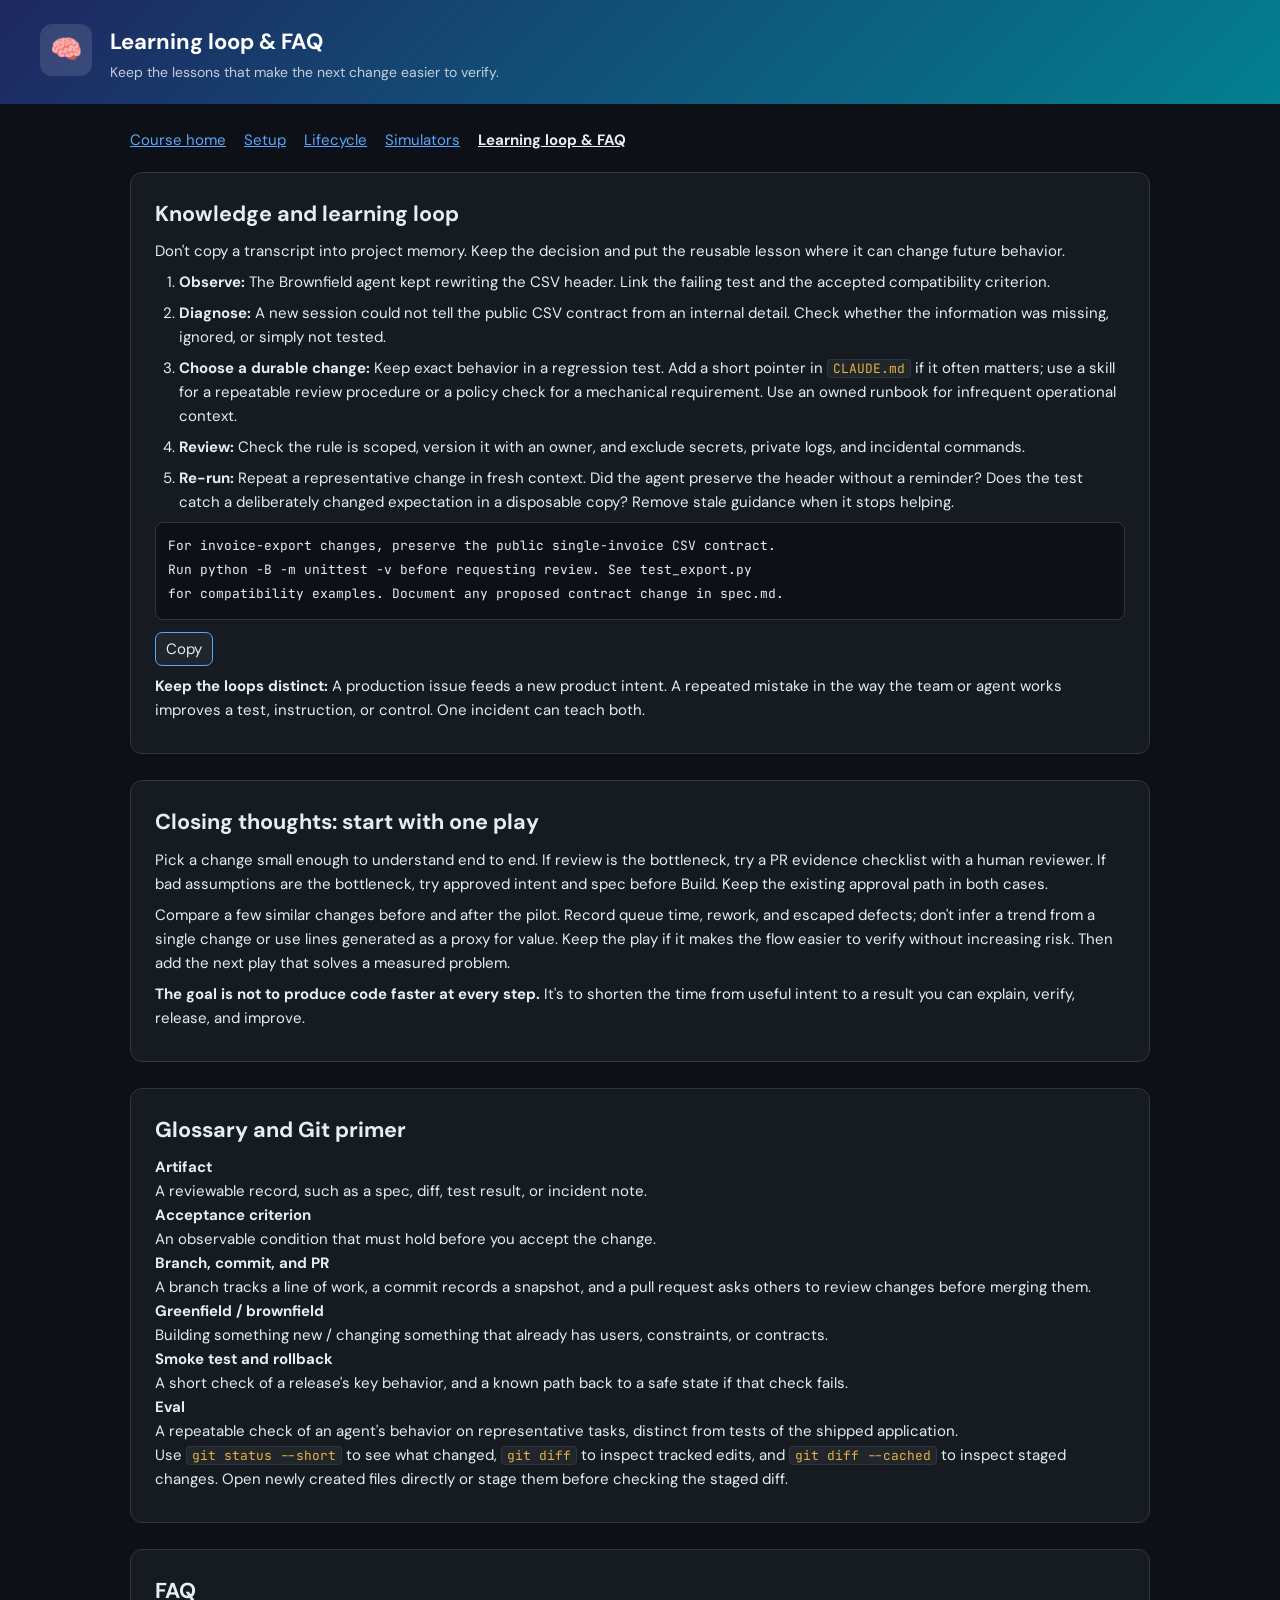
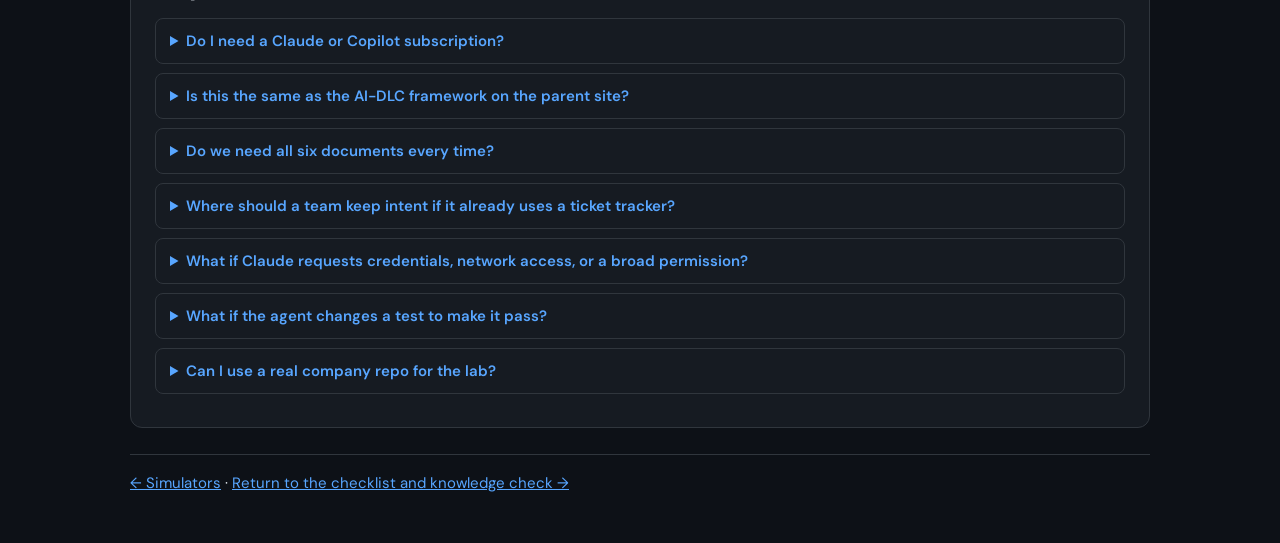
<file: reference.html>
<!doctype html>
<html lang="en">
<head>
<meta charset="utf-8"><meta name="viewport" content="width=device-width, initial-scale=1">
<title>Learning loop and FAQ · Claude Code AI-Native SDLC</title>
<link rel="stylesheet" href="assets/aidlc-sim.css?v=211"><link rel="stylesheet" href="assets/platform-kit.css?v=1"><link rel="stylesheet" href="hub.css"><script defer src="hub.js"></script>
</head>
<body>
<a class="course-skip" href="#main">Skip to reference</a>
<header class="sim-header"><div class="icon" aria-hidden="true">🧠</div><div><h1>Learning loop &amp; FAQ</h1><p>Keep the lessons that make the next change easier to verify.</p></div></header>
<main class="course" id="main">
<nav class="course-nav" aria-label="Course"><a href="./">Course home</a><a href="setup.html">Setup</a><a href="lifecycle.html">Lifecycle</a><a href="practice.html">Simulators</a><a href="reference.html" aria-current="page">Learning loop &amp; FAQ</a></nav>
<article class="stage" id="learning-loop">
<h2>Knowledge and learning loop</h2>
<p>Don't copy a transcript into project memory. Keep the decision and put the reusable lesson where it can change future behavior.</p>
<ol>
<li><strong>Observe:</strong> The Brownfield agent kept rewriting the CSV header. Link the failing test and the accepted compatibility criterion.</li>
<li><strong>Diagnose:</strong> A new session could not tell the public CSV contract from an internal detail. Check whether the information was missing, ignored, or simply not tested.</li>
<li><strong>Choose a durable change:</strong> Keep exact behavior in a regression test. Add a short pointer in <code>CLAUDE.md</code> if it often matters; use a skill for a repeatable review procedure or a policy check for a mechanical requirement. Use an owned runbook for infrequent operational context.</li>
<li><strong>Review:</strong> Check the rule is scoped, version it with an owner, and exclude secrets, private logs, and incidental commands.</li>
<li><strong>Re-run:</strong> Repeat a representative change in fresh context. Did the agent preserve the header without a reminder? Does the test catch a deliberately changed expectation in a disposable copy? Remove stale guidance when it stops helping.</li>
</ol>
<pre data-copy="CLAUDE.md rule example"><code>For invoice-export changes, preserve the public single-invoice CSV contract.
Run python -B -m unittest -v before requesting review. See test_export.py
for compatibility examples. Document any proposed contract change in spec.md.</code></pre>
<p><strong>Keep the loops distinct:</strong> A production issue feeds a new product intent. A repeated mistake in the way the team or agent works improves a test, instruction, or control. One incident can teach both.</p>
</article>
<article class="stage" id="pilot">
<h2>Closing thoughts: start with one play</h2>
<p>Pick a change small enough to understand end to end. If review is the bottleneck, try a PR evidence checklist with a human reviewer. If bad assumptions are the bottleneck, try approved intent and spec before Build. Keep the existing approval path in both cases.</p>
<p>Compare a few similar changes before and after the pilot. Record queue time, rework, and escaped defects; don't infer a trend from a single change or use lines generated as a proxy for value. Keep the play if it makes the flow easier to verify without increasing risk. Then add the next play that solves a measured problem.</p>
<p><strong>The goal is not to produce code faster at every step.</strong> It's to shorten the time from useful intent to a result you can explain, verify, release, and improve.</p>
</article>
<article class="stage" id="glossary">
<h2>Glossary and Git primer</h2>
<dl>
<dt><strong>Artifact</strong></dt><dd>A reviewable record, such as a spec, diff, test result, or incident note.</dd>
<dt><strong>Acceptance criterion</strong></dt><dd>An observable condition that must hold before you accept the change.</dd>
<dt><strong>Branch, commit, and PR</strong></dt><dd>A branch tracks a line of work, a commit records a snapshot, and a pull request asks others to review changes before merging them.</dd>
<dt><strong>Greenfield / brownfield</strong></dt><dd>Building something new / changing something that already has users, constraints, or contracts.</dd>
<dt><strong>Smoke test and rollback</strong></dt><dd>A short check of a release's key behavior, and a known path back to a safe state if that check fails.</dd>
<dt><strong>Eval</strong></dt><dd>A repeatable check of an agent's behavior on representative tasks, distinct from tests of the shipped application.</dd>
</dl>
<p>Use <code>git status --short</code> to see what changed, <code>git diff</code> to inspect tracked edits, and <code>git diff --cached</code> to inspect staged changes. Open newly created files directly or stage them before checking the staged diff.</p>
</article>
<article class="stage" id="faq">
<h2>FAQ</h2>
<details><summary>Do I need a Claude or Copilot subscription?</summary><p>Neither is required for the browser exercises or hand-run Python labs. Agent-backed practice requires supported Claude Code access. GitHub Copilot is a separate product and is not required.</p></details>
<details><summary>Is this the same as the AI-DLC framework on the parent site?</summary><p>No. This course teaches Anthropic's six-stage playbook with Claude Code, Git, and simple artifacts. The parent site also teaches a separate framework with its own phases and tooling.</p></details>
<details><summary>Do we need all six documents every time?</summary><p>No. Keep the relevant decisions and evidence proportional to risk. A small bugfix may capture intent, verification, and rollback in the same PR.</p></details>
<details><summary>Where should a team keep intent if it already uses a ticket tracker?</summary><p>Choose one source of truth. If Git stores the accepted spec, link it from the ticket; if the tracker owns intent, link it from the spec and avoid two editable copies.</p></details>
<details><summary>What if Claude requests credentials, network access, or a broad permission?</summary><p>Decline anything the task does not require. Synthetic labs do not need credentials beyond signing in to Claude itself. Use a scoped tool or reproduce the action manually if your organization approves it.</p></details>
<details><summary>What if the agent changes a test to make it pass?</summary><p>Check whether the old assertion expressed the approved behavior. If so, preserve it and fix the implementation. If not, get agreement on the correction before changing it.</p></details>
<details><summary>Can I use a real company repo for the lab?</summary><p>Practice on the synthetic starter first. Apply the workflow to a company repo only after checking tool approval, data policies, repository trust, and release rules.</p></details>
</article>
<footer><a href="practice.html">← Simulators</a> · <a href="./#training">Return to the checklist and knowledge check →</a></footer>
</main></body></html>
</file>
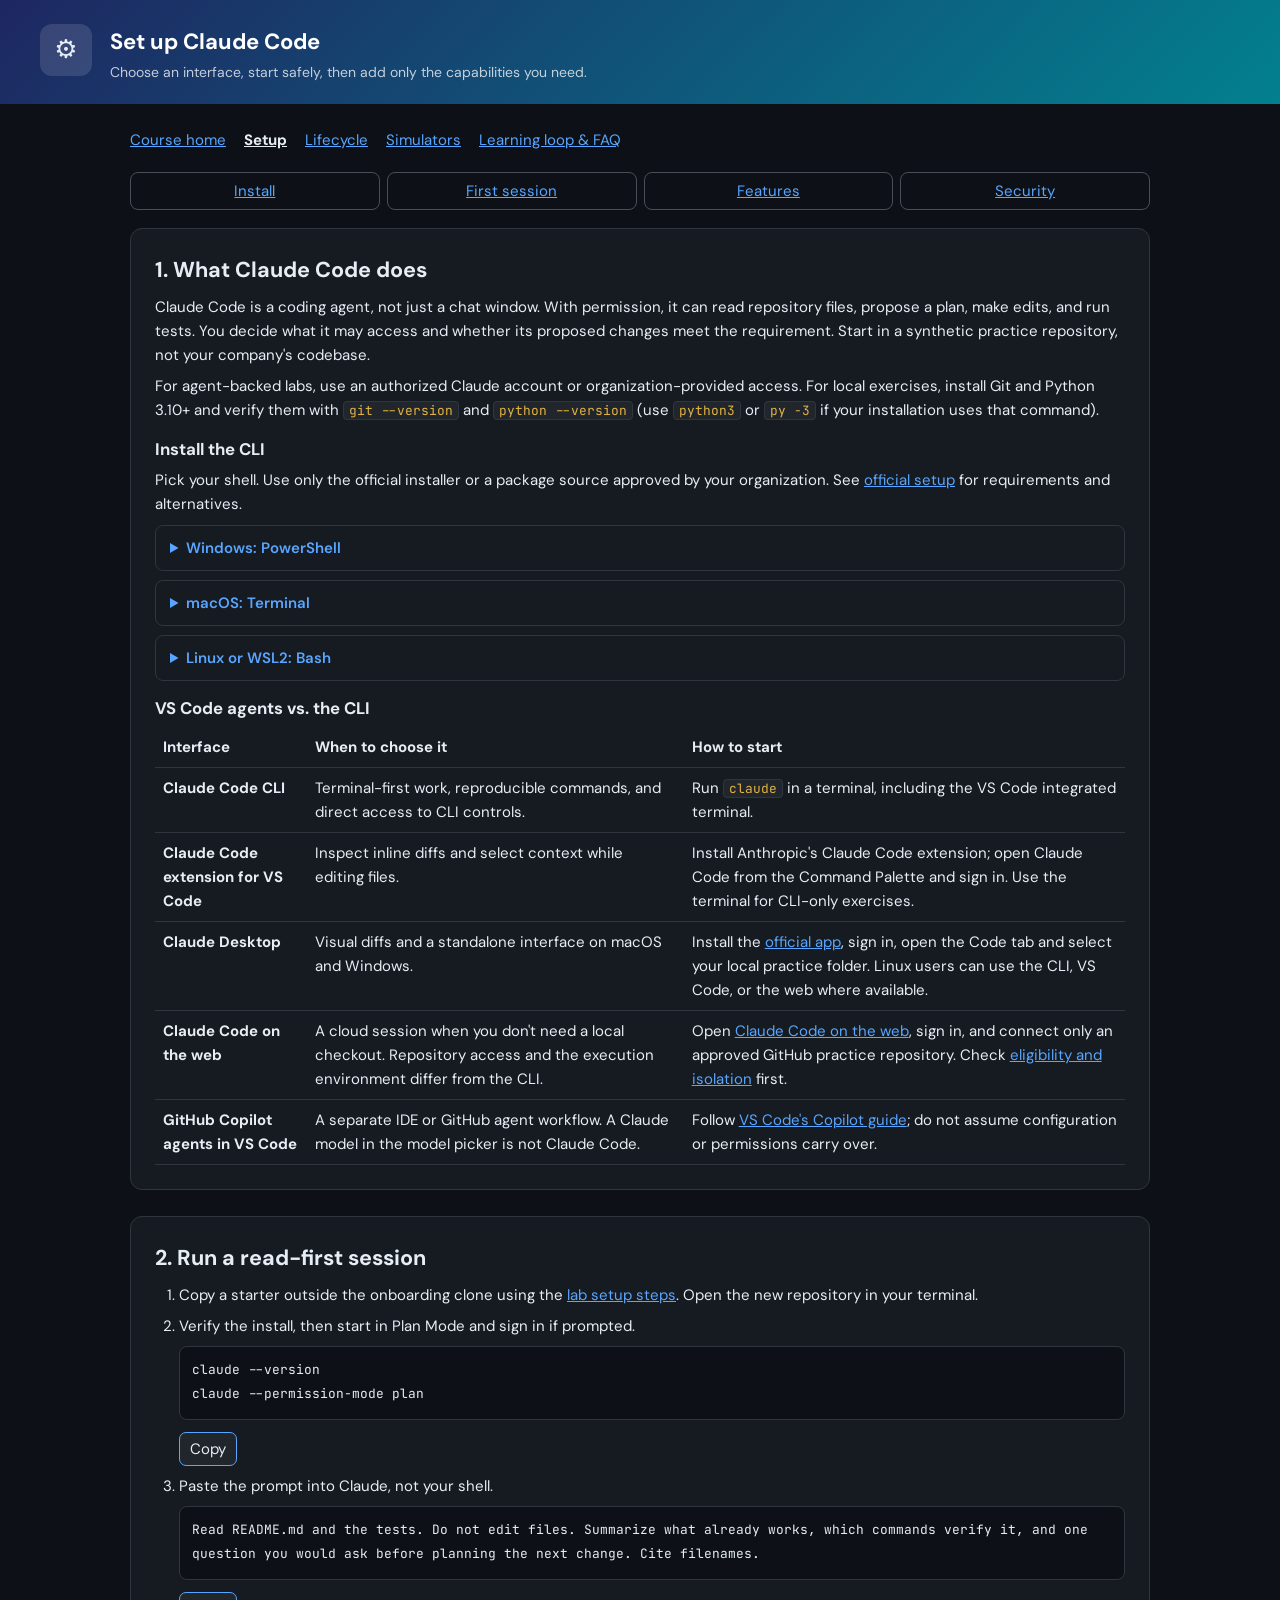
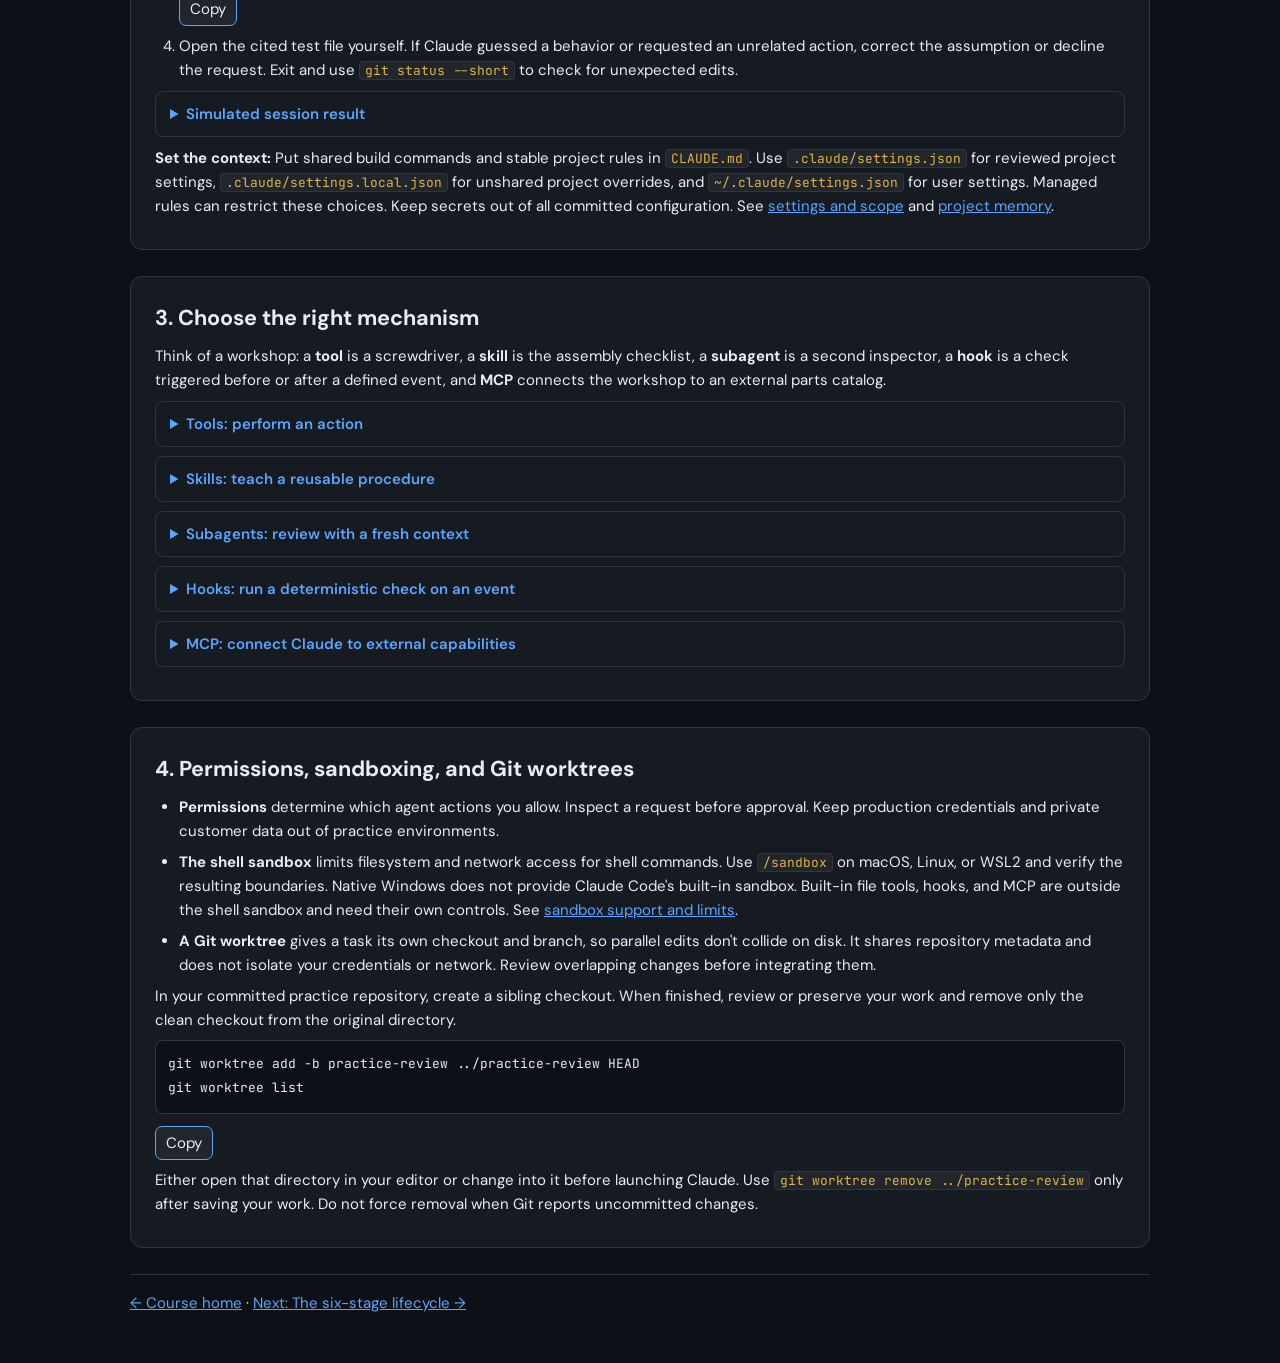
<file: setup.html>
<!doctype html>
<html lang="en">
<head>
<meta charset="utf-8"><meta name="viewport" content="width=device-width, initial-scale=1">
<title>Set up Claude Code · AI-Native SDLC</title>
<link rel="stylesheet" href="assets/aidlc-sim.css?v=211"><link rel="stylesheet" href="assets/platform-kit.css?v=1"><link rel="stylesheet" href="hub.css"><script defer src="hub.js"></script>
</head>
<body>
<a class="course-skip" href="#main">Skip to setup</a>
<header class="sim-header"><div class="icon" aria-hidden="true">⚙️</div><div><h1>Set up Claude Code</h1><p>Choose an interface, start safely, then add only the capabilities you need.</p></div></header>
<main class="course" id="main">
<nav class="course-nav" aria-label="Course"><a href="./">Course home</a><a href="setup.html" aria-current="page">Setup</a><a href="lifecycle.html">Lifecycle</a><a href="practice.html">Simulators</a><a href="reference.html">Learning loop &amp; FAQ</a></nav>
<nav class="walk-nav" aria-label="Setup steps"><a href="#install">Install</a><a href="#first-session">First session</a><a href="#features">Features</a><a href="#safety">Security</a></nav>
<article class="stage" id="install">
<h2>1. What Claude Code does</h2>
<p>Claude Code is a coding agent, not just a chat window. With permission, it can read repository files, propose a plan, make edits, and run tests. You decide what it may access and whether its proposed changes meet the requirement. Start in a synthetic practice repository, not your company's codebase.</p>
<p>For agent-backed labs, use an authorized Claude account or organization-provided access. For local exercises, install Git and Python 3.10+ and verify them with <code>git --version</code> and <code>python --version</code> (use <code>python3</code> or <code>py -3</code> if your installation uses that command).</p>
<h3>Install the CLI</h3>
<p>Pick your shell. Use only the official installer or a package source approved by your organization. See <a href="https://code.claude.com/docs/en/setup">official setup</a> for requirements and alternatives.</p>
<details><summary>Windows: PowerShell</summary><pre data-copy="Windows install command"><code>irm https://claude.ai/install.ps1 | iex</code></pre><p>WinGet alternative: <code>winget install Anthropic.ClaudeCode</code>. Use a new PowerShell window after installation. Git for Windows is recommended if you want to use Bash. To use the built-in shell sandbox on Windows, install and run inside WSL2 instead.</p></details>
<details><summary>macOS: Terminal</summary><pre data-copy="macOS install command"><code>curl -fsSL https://claude.ai/install.sh | bash</code></pre><p>Homebrew alternative: <code>brew install --cask claude-code</code>.</p></details>
<details><summary>Linux or WSL2: Bash</summary><pre data-copy="Linux or WSL2 install command"><code>curl -fsSL https://claude.ai/install.sh | bash</code></pre><p>On WSL2, run the installer in the Linux shell. Anthropic also documents native package-manager options for supported Linux distributions.</p></details>
<h3>VS Code agents vs. the CLI</h3>
<div class="table-scroll" tabindex="0" role="region" aria-label="Claude Code interfaces">
<table><thead><tr><th scope="col">Interface</th><th scope="col">When to choose it</th><th scope="col">How to start</th></tr></thead><tbody>
<tr><th scope="row">Claude Code CLI</th><td>Terminal-first work, reproducible commands, and direct access to CLI controls.</td><td>Run <code>claude</code> in a terminal, including the VS Code integrated terminal.</td></tr>
<tr><th scope="row">Claude Code extension for VS Code</th><td>Inspect inline diffs and select context while editing files.</td><td>Install Anthropic's Claude Code extension; open Claude Code from the Command Palette and sign in. Use the terminal for CLI-only exercises.</td></tr>
<tr><th scope="row">Claude Desktop</th><td>Visual diffs and a standalone interface on macOS and Windows.</td><td>Install the <a href="https://claude.com/download">official app</a>, sign in, open the Code tab and select your local practice folder. Linux users can use the CLI, VS Code, or the web where available.</td></tr>
<tr><th scope="row">Claude Code on the web</th><td>A cloud session when you don't need a local checkout. Repository access and the execution environment differ from the CLI.</td><td>Open <a href="https://claude.ai/code">Claude Code on the web</a>, sign in, and connect only an approved GitHub practice repository. Check <a href="https://code.claude.com/docs/en/claude-code-on-the-web">eligibility and isolation</a> first.</td></tr>
<tr><th scope="row">GitHub Copilot agents in VS Code</th><td>A separate IDE or GitHub agent workflow. A Claude model in the model picker is not Claude Code.</td><td>Follow <a href="https://code.visualstudio.com/docs/copilot/overview">VS Code's Copilot guide</a>; do not assume configuration or permissions carry over.</td></tr>
</tbody></table>
</div>
</article>
<article class="stage" id="first-session">
<h2>2. Run a read-first session</h2>
<ol>
<li>Copy a starter outside the onboarding clone using the <a href="practice.html#start">lab setup steps</a>. Open the new repository in your terminal.</li>
<li>Verify the install, then start in Plan Mode and sign in if prompted.
<pre data-copy="first-session commands"><code>claude --version
claude --permission-mode plan</code></pre></li>
<li>Paste the prompt into Claude, not your shell.
<pre data-copy="read-first prompt"><code>Read README.md and the tests. Do not edit files. Summarize what already works, which commands verify it, and one question you would ask before planning the next change. Cite filenames.</code></pre></li>
<li>Open the cited test file yourself. If Claude guessed a behavior or requested an unrelated action, correct the assumption or decline the request. Exit and use <code>git status --short</code> to check for unexpected edits.</li>
</ol>
<details><summary>Simulated session result</summary><pre><code>Claude: README.md gives the test command. test_export.py checks the
existing single-invoice CSV contract. Bulk export has no behavior yet.
Question: Should an unknown invoice ID reject the entire batch?</code></pre><p>This is an example, not a live Claude response. If <code>claude</code> isn't found, reopen your terminal and check <a href="https://code.claude.com/docs/en/troubleshoot-install">installation troubleshooting</a>.</p></details>
<p><strong>Set the context:</strong> Put shared build commands and stable project rules in <code>CLAUDE.md</code>. Use <code>.claude/settings.json</code> for reviewed project settings, <code>.claude/settings.local.json</code> for unshared project overrides, and <code>~/.claude/settings.json</code> for user settings. Managed rules can restrict these choices. Keep secrets out of all committed configuration. See <a href="https://code.claude.com/docs/en/settings">settings and scope</a> and <a href="https://code.claude.com/docs/en/memory">project memory</a>.</p>
</article>
<article class="stage" id="features">
<h2>3. Choose the right mechanism</h2>
<p>Think of a workshop: a <strong>tool</strong> is a screwdriver, a <strong>skill</strong> is the assembly checklist, a <strong>subagent</strong> is a second inspector, a <strong>hook</strong> is a check triggered before or after a defined event, and <strong>MCP</strong> connects the workshop to an external parts catalog.</p>
<details><summary>Tools: perform an action</summary>
<p>Built-ins such as Read and Grep gather evidence; Edit changes files; shell tools run commands. Work in a trusted directory and inspect available rules with <code>/permissions</code>. You don't need a custom tool to read the repo.</p>
<pre data-copy="tool prompt"><code>Use read-only tools to find the CSV header and the test that protects it. Return filename, line, and the behavior you observed. Do not edit files.</code></pre>
<p><strong>Check:</strong> The reply points to actual code and a test. Avoid approving a broad shell rule just to answer a read-only question.</p></details>
<details><summary>Skills: teach a reusable procedure</summary>
<p>Save this as <code>.claude/skills/check-handoff/SKILL.md</code> in the practice repo, start a session there and type <code>/check-handoff</code>. A skill saves you from retyping a procedure and lets the team review its changes in Git.</p>
<pre data-copy="handoff skill"><code>---
name: check-handoff
description: Check the trace from a change's intent to its test evidence
disable-model-invocation: true
---
Read intent.md and spec.md if present. List acceptance criteria with their
test evidence or mark evidence missing. Report only; do not edit files.</code></pre>
<p><strong>Check:</strong> It reports missing files or tests rather than making them up. A skill is guidance, not an enforcement mechanism. <a href="https://code.claude.com/docs/en/skills">Skill reference</a>.</p></details>
<details><summary>Subagents: review with a fresh context</summary>
<p>Save this as <code>.claude/agents/handoff-reviewer.md</code> and start a new session. Ask Claude to delegate to <code>handoff-reviewer</code>; give it the spec and ask for the two largest gaps. Restrict its tools to match its job.</p>
<pre data-copy="reviewer subagent"><code>---
name: handoff-reviewer
description: Reviews a spec against existing tests without making changes
tools: Read, Grep, Glob
---
Read the spec and test files given by the user. List criteria with missing
or weak evidence. Cite the paths you read. Do not claim tests were run.</code></pre>
<p><strong>Check:</strong> The report names evidence gaps without edits. A fresh context can catch assumptions, but its report is not an approval or a test run. <a href="https://code.claude.com/docs/en/sub-agents">Subagent reference</a>.</p></details>
<details><summary>Hooks: run a deterministic check on an event</summary>
<p>In a disposable practice repo, create or merge the following example into <code>.claude/settings.local.json</code>. This demonstration runs a fixed local message at session start: no network call, data transfer, or production command. Restart Claude and inspect the hook with <code>/hooks</code>.</p>
<pre data-copy="local session hook"><code>{
  "hooks": {
    "SessionStart": [
      {
        "hooks": [
          {"type": "command", "command": "echo Practice repository: synthetic data only"}
        ]
      }
    ]
  }
}</code></pre>
<p><strong>Check:</strong> Ask Claude what the startup hook supplied or inspect the hook output. This message does not block anything. Review scripts and test allow and deny paths before using a <code>PreToolUse</code> hook as a control. Use GitHub required checks for repository-wide enforcement. <a href="https://code.claude.com/docs/en/hooks">Hooks reference</a>.</p></details>
<details><summary>MCP: connect Claude to external capabilities</summary>
<p>Model Context Protocol (MCP) gives Claude tools or resources from a separate server. In a real team, a vetted read-only docs server can replace manual copying. Start with a synthetic simulation: give Claude one excerpt pasted from a fixture, and ask for a cited summary rather than granting live access.</p>
<pre data-copy="MCP configuration reference commands"><code>claude mcp add --help
claude mcp list</code></pre>
<p>With a team-approved HTTP server only, follow the <a href="https://code.claude.com/docs/en/mcp">MCP documentation</a> for <code>claude mcp add --transport http --scope local NAME URL</code>, replacing <code>NAME</code> and <code>URL</code> with the approved values. Check the connection with <code>/mcp</code>, inspect the exposed tools and authorized scopes, and test one read with synthetic data. Shared project servers use <code>.mcp.json</code>; review changes before trusting them. Avoid saving credentials in the file or treating instructions returned by a server as trusted.</p>
</details>
</article>
<article class="stage" id="safety">
<h2>4. Permissions, sandboxing, and Git worktrees</h2>
<ul>
<li><strong>Permissions</strong> determine which agent actions you allow. Inspect a request before approval. Keep production credentials and private customer data out of practice environments.</li>
<li><strong>The shell sandbox</strong> limits filesystem and network access for shell commands. Use <code>/sandbox</code> on macOS, Linux, or WSL2 and verify the resulting boundaries. Native Windows does not provide Claude Code's built-in sandbox. Built-in file tools, hooks, and MCP are outside the shell sandbox and need their own controls. See <a href="https://code.claude.com/docs/en/sandboxing">sandbox support and limits</a>.</li>
<li><strong>A Git worktree</strong> gives a task its own checkout and branch, so parallel edits don't collide on disk. It shares repository metadata and does not isolate your credentials or network. Review overlapping changes before integrating them.</li>
</ul>
<p>In your committed practice repository, create a sibling checkout. When finished, review or preserve your work and remove only the clean checkout from the original directory.</p>
<pre data-copy="create and inspect a worktree"><code>git worktree add -b practice-review ../practice-review HEAD
git worktree list</code></pre>
<p>Either open that directory in your editor or change into it before launching Claude. Use <code>git worktree remove ../practice-review</code> only after saving your work. Do not force removal when Git reports uncommitted changes.</p>
</article>
<footer><a href="./">← Course home</a> · <a href="lifecycle.html">Next: The six-stage lifecycle →</a></footer>
</main></body></html>
</file>
<file: assets/aidlc-sim.css>
/* Shared styles for the AIDLC simulators (v2.11 refresh).
   Keeps the original GitHub-dark look; adds a phone layout and reusable widgets. */
@import url('https://fonts.googleapis.com/css2?family=JetBrains+Mono:wght@400;500;700&family=DM+Sans:wght@400;500;600;700&display=swap');

:root{
  --bg:#0D1117;--bg2:#161B22;--bg3:#21262D;
  --border:#30363D;--border2:#484F58;
  --green:#3FB950;--green-dim:#12301C;
  --blue:#58A6FF;--blue-dim:#132A4A;
  --amber:#E3B341;--amber-dim:#3A2B00;
  --coral:#F85149;--coral-dim:#3D1513;
  --purple:#BC8CFF;--purple-dim:#251A4D;
  --teal:#39C5CF;--teal-dim:#0B3033;
  --white:#E6EDF3;--muted:#8B949E;--dim:#6E7681;
  --font-mono:'JetBrains Mono',ui-monospace,monospace;
  --font-ui:'DM Sans',system-ui,sans-serif;
}
*{margin:0;padding:0;box-sizing:border-box;}
html{scroll-behavior:smooth;}
body{background:var(--bg);color:var(--white);font-family:var(--font-ui);font-size:15px;line-height:1.6;min-height:100vh;}
a{color:var(--blue);}
code,kbd{overflow-wrap:anywhere;font-family:var(--font-mono);font-size:.86em;background:var(--bg3);border:1px solid var(--border);border-radius:4px;padding:0 5px;color:var(--amber);}
strong{color:var(--white);}

/* ===== Header ===== */
.sim-header{background:linear-gradient(135deg,#1E2761,#028090);padding:24px 40px 20px;display:flex;align-items:flex-start;gap:18px;}
.sim-header .icon{width:52px;height:52px;background:rgba(255,255,255,.12);border-radius:12px;display:flex;align-items:center;justify-content:center;font-size:26px;flex-shrink:0;}
.sim-header h1{font-size:22px;font-weight:700;color:#fff;margin-bottom:2px;}
.sim-header p{font-size:14px;color:rgba(255,255,255,.75);}
.stack-pills{display:flex;gap:6px;flex-wrap:wrap;margin-top:10px;}
.pill{background:rgba(255,255,255,.1);border:1px solid rgba(255,255,255,.22);border-radius:12px;padding:2px 10px;font-size:12px;color:rgba(255,255,255,.88);}
.home-link{margin-left:auto;font-size:13px;color:#fff;text-decoration:none;border:1px solid rgba(255,255,255,.3);border-radius:8px;padding:5px 12px;white-space:nowrap;}
.home-link:hover{background:rgba(255,255,255,.12);}

/* ===== Layout ===== */
.sim-body{display:grid;grid-template-columns:270px minmax(0,1fr);min-height:calc(100vh - 130px);}
.sidebar{background:var(--bg2);border-right:1px solid var(--border);padding:16px 0;}
.sidebar-section{padding:12px 20px 4px;font-size:11px;font-weight:700;text-transform:uppercase;letter-spacing:1.4px;color:var(--dim);}
.step-item{display:flex;align-items:flex-start;gap:10px;padding:8px 18px;cursor:pointer;border-left:3px solid transparent;background:none;border-top:0;border-right:0;border-bottom:0;width:100%;text-align:left;color:inherit;font:inherit;}
.step-item:hover{background:var(--bg3);}
.step-item.active{background:var(--bg3);border-left-color:var(--blue);}
.step-item.done{border-left-color:var(--green);}
.step-num{min-width:22px;height:22px;border-radius:50%;background:var(--bg3);border:1px solid var(--border2);display:flex;align-items:center;justify-content:center;font-size:11px;font-weight:700;font-family:var(--font-mono);color:var(--muted);margin-top:1px;}
.step-item.done .step-num{background:var(--green);color:#000;border-color:var(--green);}
.step-item.active .step-num{background:var(--blue);color:#000;border-color:var(--blue);}
.step-label{font-size:13px;color:var(--muted);line-height:1.35;}
.step-item.active .step-label,.step-item.done .step-label{color:var(--white);}
.step-sublabel{display:block;font-size:11px;color:var(--dim);margin-top:2px;}

.main-area{display:flex;flex-direction:column;min-width:0;}
.progress-bar-container{background:var(--bg2);border-bottom:1px solid var(--border);padding:10px 28px;display:flex;align-items:center;gap:14px;position:sticky;top:0;z-index:5;}
.progress-bar-outer{flex:1;height:5px;background:var(--bg3);border-radius:3px;overflow:hidden;}
.progress-bar-inner{height:100%;width:0;background:linear-gradient(90deg,var(--blue),var(--teal));border-radius:3px;transition:width .35s ease;}
.progress-label{font-size:12px;color:var(--muted);font-family:var(--font-mono);white-space:nowrap;}
.step-content-area{flex:1;padding:28px;max-width:1100px;min-width:0;}
.step-panel{display:none;}
.step-panel.active{display:block;animation:fade .25s ease;}
@keyframes fade{from{opacity:0;transform:translateY(4px)}to{opacity:1;transform:none}}

.step-header{margin-bottom:18px;}
.phase-tag{display:inline-flex;align-items:center;gap:6px;background:var(--blue-dim);border:1px solid var(--blue);border-radius:6px;padding:3px 12px;font-size:12px;color:var(--blue);font-weight:600;margin-bottom:10px;}
.phase-tag.green{background:var(--green-dim);border-color:var(--green);color:var(--green);}
.phase-tag.amber{background:var(--amber-dim);border-color:var(--amber);color:var(--amber);}
.phase-tag.purple{background:var(--purple-dim);border-color:var(--purple);color:var(--purple);}
.phase-tag.teal{background:var(--teal-dim);border-color:var(--teal);color:var(--teal);}
.phase-tag.coral{background:var(--coral-dim);border-color:var(--coral);color:var(--coral);}
.step-header h2{font-size:21px;font-weight:700;margin-bottom:6px;}
.step-header p{font-size:14.5px;color:var(--muted);}
h3.subsection{font-size:13px;font-weight:700;color:var(--teal);text-transform:uppercase;letter-spacing:1px;margin:22px 0 8px;display:flex;align-items:center;gap:8px;}
h3.subsection::before{content:'';display:inline-block;width:3px;height:14px;background:var(--teal);border-radius:2px;}
p.body{font-size:14px;color:var(--muted);margin:6px 0 10px;}
p.body strong{color:var(--white);}
ul.body,ol.body{font-size:14px;color:var(--muted);margin:6px 0 12px 22px;}
ul.body li,ol.body li{margin-bottom:5px;}

/* ===== Terminal ===== */
.terminal{background:#010409;border:1px solid var(--border);border-radius:10px;overflow:hidden;margin:14px 0;}
.terminal-header{background:var(--bg2);padding:9px 14px;display:flex;align-items:center;gap:8px;border-bottom:1px solid var(--border);}
.terminal-dots{display:flex;gap:6px;}
.dot{width:11px;height:11px;border-radius:50%;}
.dot-r{background:#FF5F57;}.dot-y{background:#FFBD2E;}.dot-g{background:#28CA41;}
.terminal-title{margin-left:6px;font-size:12px;color:var(--muted);font-family:var(--font-mono);overflow:hidden;text-overflow:ellipsis;white-space:nowrap;}
.terminal-body{padding:14px 18px;font-family:var(--font-mono);font-size:12.5px;line-height:1.7;overflow-x:auto;}
.terminal-body .l{display:block;min-height:1.7em;white-space:pre;}
.t-prompt{color:var(--green);}
.t-cmd{color:var(--white);}
.t-comment{color:var(--dim);}
.t-output{color:var(--muted);}
.t-success{color:var(--green);}
.t-warn{color:var(--amber);}
.t-error{color:var(--coral);}
.t-info{color:var(--blue);}
.t-hl{color:var(--teal);}
.t-purple{color:var(--purple);}
.run-btn{margin-left:auto;background:var(--green-dim);color:var(--green);border:1px solid var(--green);border-radius:6px;font:600 12px var(--font-ui);padding:3px 10px;cursor:pointer;}
.run-btn:hover{background:var(--green);color:#000;}
.typer .l{visibility:hidden;}
.typer .l.shown{visibility:visible;}

/* ===== File tree ===== */
.filetree{background:var(--bg2);border:1px solid var(--border);border-radius:10px;padding:14px 18px;font-family:var(--font-mono);font-size:12.5px;margin:14px 0;overflow-x:auto;line-height:1.75;color:var(--muted);}
.filetree pre{font:inherit;white-space:pre;margin:0;}
.ft-header{font-family:var(--font-ui);font-size:11px;font-weight:700;text-transform:uppercase;letter-spacing:1px;color:var(--dim);margin-bottom:8px;}
.ft-folder{color:var(--blue);}
.ft-file{color:var(--green);}
.ft-new{color:var(--amber);}
.ft-note{color:var(--dim);}
.badge-new{display:inline-block;background:var(--amber-dim);border:1px solid var(--amber);border-radius:3px;padding:0 5px;font-size:10px;color:var(--amber);font-family:var(--font-ui);}
.badge-ign{display:inline-block;background:var(--bg3);border:1px solid var(--border2);border-radius:3px;padding:0 5px;font-size:10px;color:var(--muted);font-family:var(--font-ui);}

/* ===== Chat ===== */
.chat{background:var(--bg2);border:1px solid var(--border);border-radius:10px;overflow:hidden;margin:14px 0;}
.chat-header{padding:10px 16px;font-size:13px;font-weight:600;color:#fff;display:flex;align-items:center;gap:8px;background:linear-gradient(90deg,#3B2A1A,#5A3A1E);}
.chat-header.copilot{background:linear-gradient(90deg,#1A237E,#283593);}
.chat-header .tag{margin-left:auto;font-size:11px;font-weight:500;opacity:.8;}
.chat-body{padding:14px 16px;}
.msg{margin-bottom:12px;}
.msg .who{font-size:11px;font-weight:700;text-transform:uppercase;letter-spacing:1px;margin-bottom:4px;}
.msg.user .who{color:var(--amber);}
.msg.ai .who{color:var(--blue);}
.msg.hook .who{color:var(--purple);}
.msg .bubble{background:var(--bg3);border:1px solid var(--border);border-radius:8px;padding:11px 14px;font-size:13.5px;line-height:1.6;}
.msg.user .bubble{background:var(--amber-dim);border-color:#6B5414;}
.msg.ai .bubble{background:var(--blue-dim);border-color:#244B80;}
.msg.hook .bubble{background:var(--purple-dim);border-color:#4B3A8A;font-family:var(--font-mono);font-size:12px;}
.msg .bubble ol,.msg .bubble ul{margin:6px 0 6px 20px;}
.msg .bubble pre{font-family:var(--font-mono);font-size:12px;white-space:pre-wrap;margin:6px 0;color:var(--white);}
.reveal .msg{display:none;}
.reveal .msg.shown{display:block;animation:fade .25s ease;}
.reveal-ctl{display:flex;gap:8px;align-items:center;padding:0 16px 14px;}
.reveal-ctl .count{font-size:12px;color:var(--dim);font-family:var(--font-mono);}

/* ===== Gate / option box ===== */
.gate{border:1px solid var(--amber);background:var(--amber-dim);border-radius:10px;padding:14px 16px;margin:14px 0;}
.gate .gate-title{font-size:12px;font-weight:700;color:var(--amber);text-transform:uppercase;letter-spacing:1px;margin-bottom:6px;}
.opt{display:block;font-family:var(--font-mono);font-size:12.5px;color:var(--white);padding:2px 0;}

/* ===== Doc / editor ===== */
.doc{background:#1E1E1E;border:1px solid var(--border);border-radius:10px;overflow:hidden;margin:14px 0;}
.doc-bar{background:#2D2D2D;padding:7px 14px;font-family:var(--font-mono);font-size:12px;color:#ccc;display:flex;gap:10px;align-items:center;}
.doc-bar .state{margin-left:auto;font-family:var(--font-ui);font-size:11px;color:#999;}
.doc-body{padding:14px 18px;font-family:var(--font-mono);font-size:12.5px;line-height:1.7;color:#D4D4D4;white-space:pre-wrap;overflow-x:auto;}
.md-h{color:#569CD6;font-weight:700;}
.md-c{color:#6A9955;}
.md-k{color:#9CDCFE;}
.md-s{color:#CE9178;}

/* ===== Callouts ===== */
.callout{border-radius:8px;padding:12px 15px;margin:12px 0;font-size:13.5px;display:flex;gap:10px;}
.callout.info{background:var(--blue-dim);border:1px solid var(--blue);}
.callout.warn{background:var(--amber-dim);border:1px solid var(--amber);}
.callout.success{background:var(--green-dim);border:1px solid var(--green);}
.callout.tip{background:var(--purple-dim);border:1px solid var(--purple);}
.callout.danger{background:var(--coral-dim);border:1px solid var(--coral);}
.callout .icon{font-size:16px;flex-shrink:0;}
.callout p{margin:0;color:var(--white);}

/* ===== Tables / cards ===== */
.tbl-wrap{overflow-x:auto;margin:12px 0;border:1px solid var(--border);border-radius:10px;}
table.tbl{width:100%;border-collapse:collapse;font-size:13px;}
.tbl th{background:var(--bg3);text-align:left;padding:8px 12px;font-size:11.5px;text-transform:uppercase;letter-spacing:.6px;color:var(--muted);border-bottom:1px solid var(--border);}
.tbl td{padding:8px 12px;border-bottom:1px solid var(--border);vertical-align:top;color:var(--muted);}
.tbl td strong,.tbl td code{white-space:nowrap;}
.tbl tr:last-child td{border-bottom:0;}
.cards{display:grid;grid-template-columns:repeat(auto-fit,minmax(210px,1fr));gap:12px;margin:14px 0;}
.card{background:var(--bg2);border:1px solid var(--border);border-radius:10px;padding:14px;}
.card h4{font-size:14px;margin-bottom:4px;}
.card p{font-size:13px;color:var(--muted);}
.card.green{border-color:var(--green);background:var(--green-dim);}
.card.blue{border-color:var(--blue);background:var(--blue-dim);}
.card.amber{border-color:var(--amber);background:var(--amber-dim);}
.card.purple{border-color:var(--purple);background:var(--purple-dim);}
.card.coral{border-color:var(--coral);background:var(--coral-dim);}
.card.teal{border-color:var(--teal);background:var(--teal-dim);}
.check-list{list-style:none;margin:10px 0;}
.check-list li{display:flex;align-items:flex-start;gap:10px;padding:8px 12px;border-radius:6px;margin-bottom:4px;font-size:13.5px;background:var(--bg3);color:var(--muted);}
.check-list li.ok{background:var(--green-dim);}
.check-list li .ci{flex-shrink:0;}

/* ===== Tabs / segmented ===== */
.tabs{display:flex;gap:6px;flex-wrap:wrap;margin:12px 0 0;}
.tab-btn,.seg button{background:var(--bg3);color:var(--muted);border:1px solid var(--border2);border-radius:7px;padding:6px 12px;font:600 13px var(--font-ui);cursor:pointer;}
.tab-btn:hover,.seg button:hover{color:var(--white);}
.tab-btn.on,.seg button.on{background:var(--blue);color:#000;border-color:var(--blue);}
.tab-pane{display:none;}
.tab-pane.on{display:block;}
.seg{display:inline-flex;gap:4px;flex-wrap:wrap;}
.ctl-row{display:flex;gap:16px;flex-wrap:wrap;align-items:center;margin:12px 0;}
.ctl-row label{font-size:12px;color:var(--dim);text-transform:uppercase;letter-spacing:1px;font-weight:700;}
select.sel{max-width:100%;}
.ctl-row>div{min-width:0;max-width:100%;}
select.sel,input.inp{background:var(--bg3);color:var(--white);border:1px solid var(--border2);border-radius:7px;padding:7px 10px;font:14px var(--font-ui);}
input.inp{width:100%;}
.result{border-radius:10px;padding:14px 16px;margin:12px 0;font-size:13.5px;border:1px solid var(--border);background:var(--bg2);}
.result.allow{border-color:var(--green);background:var(--green-dim);}
.result.deny{border-color:var(--coral);background:var(--coral-dim);}
.result.aside{border-color:var(--amber);background:var(--amber-dim);}
.result.ask{border-color:var(--purple);background:var(--purple-dim);}
.result .verdict{font-weight:700;font-size:14px;margin-bottom:4px;}
.result pre{font-family:var(--font-mono);font-size:12px;white-space:pre-wrap;color:var(--white);margin-top:6px;}

/* ===== Nav ===== */
.nav-row{display:flex;justify-content:space-between;align-items:center;gap:10px;margin-top:26px;padding-top:18px;border-top:1px solid var(--border);}
.btn{padding:9px 20px;border-radius:7px;border:none;font-size:14px;font-weight:600;cursor:pointer;font-family:var(--font-ui);}
.btn-primary{background:var(--blue);color:#000;}
.btn-primary:hover{background:#79BBFF;}
.btn-secondary{background:var(--bg3);color:var(--white);border:1px solid var(--border2);}
.btn-small{padding:5px 12px;font-size:12.5px;}
.btn:disabled{opacity:.4;cursor:default;}
.step-counter{font-size:12.5px;color:var(--muted);font-family:var(--font-mono);}

/* ===== Lifecycle strip ===== */
.flow{display:flex;gap:6px;flex-wrap:wrap;margin:12px 0;}
.flow .node{background:var(--bg3);border:1px solid var(--border2);border-radius:8px;padding:6px 10px;font-size:12px;color:var(--muted);}
.flow .node.on{background:var(--blue-dim);border-color:var(--blue);color:var(--white);}
.flow .node.done{background:var(--green-dim);border-color:var(--green);color:var(--white);}
.flow .arrow{color:var(--dim);align-self:center;font-size:12px;}

/* ===== Phone layout ===== */
@media (max-width: 860px){
  html,body{overflow-x:hidden;}
  .main-area{width:100%;}
  .sim-header{padding:18px 16px;flex-wrap:wrap;}
  .sim-header h1{font-size:19px;}
  .home-link{margin-left:0;}
  .sim-body{display:block;}
  .sidebar{border-right:0;border-bottom:1px solid var(--border);padding:8px 0;display:flex;overflow-x:auto;gap:2px;}
  .sidebar-section{display:none;}
  .step-item{flex:0 0 auto;width:auto;border-left:0;border-bottom:3px solid transparent;padding:6px 10px;}
  .step-item.active{border-bottom-color:var(--blue);}
  .step-item.done{border-bottom-color:var(--green);}
  .step-sublabel{display:none;}
  select.sel{width:100%;}
  .ctl-row>div{width:100%;}
  .sim-header p,.step-header p{overflow-wrap:anywhere;}
  .step-label{white-space:nowrap;font-size:12px;}
  .progress-bar-container{padding:8px 16px;}
  .step-content-area{padding:18px 16px;}
  .nav-row .btn{padding:8px 12px;font-size:13px;}
  .nav-row .step-counter{display:none;}
}
</file>
<file: assets/platform-kit.css>
/* Extra widgets for the AI platform onboarding tracks (Microsoft Agentic DevOps,
   Claude AI SDLC, OpenAI Codex, Google Gemini + DORA).
   Loaded after aidlc-sim.css; reuses its tokens. */

/* Platform header colours */
.sim-header.ms{background:linear-gradient(135deg,#0B3A75,#0078D4 55%,#5C2D91);}
.sim-header.claude{background:linear-gradient(135deg,#3B2418,#B0563A 60%,#D97757);}
.sim-header.codex{background:linear-gradient(135deg,#06231B,#0E6E55 60%,#10A37F);}
.sim-header.gemini{background:linear-gradient(135deg,#1A2A6C,#4285F4 55%,#9B72CB);}
.sim-header.multi{background:linear-gradient(135deg,#0B3A75,#0E6E55 35%,#B0563A 70%,#9B72CB);}

/* Chat header variants */
.chat-header.ms{background:#0B2A4D;}
.chat-header.claude{background:#3A2015;}
.chat-header.codex{background:#0A2E24;}
.chat-header.gemini{background:#1B2557;}

/* Page layout for non-stepped pages */
.wrap{max-width:1100px;margin:0 auto;padding:28px 40px 60px;}
h2.sec{font-size:13px;text-transform:uppercase;letter-spacing:1.4px;color:var(--teal);margin:26px 0 8px;}
h3.sub{font-size:17px;margin:18px 0 6px;}
p.body,.wrap>p{color:var(--muted);margin:6px 0 10px;}
.grid{display:grid;grid-template-columns:repeat(auto-fill,minmax(250px,1fr));gap:14px;margin:12px 0 22px;}
a.tile{display:block;text-decoration:none;color:inherit;background:var(--bg2);border:1px solid var(--border);border-radius:12px;padding:16px;transition:border-color .15s,transform .15s;}
a.tile:hover{border-color:var(--blue);transform:translateY(-2px);}
a.tile .em{font-size:24px;}
a.tile h3{font-size:16px;margin:6px 0 4px;}
a.tile p{font-size:13px;color:var(--muted);}
a.tile .tag{display:inline-block;margin-top:8px;font-size:11px;border:1px solid var(--border2);border-radius:10px;padding:1px 8px;color:var(--muted);}
a.tile .tag.new{border-color:var(--amber);color:var(--amber);}

/* FAQ */
.faq details{background:var(--bg2);border:1px solid var(--border);border-radius:10px;margin:8px 0;padding:0 14px;}
.faq summary{cursor:pointer;padding:11px 0;font-weight:600;list-style:none;}
.faq summary::-webkit-details-marker{display:none;}
.faq summary::before{content:'▸ ';color:var(--teal);}
.faq details[open] summary::before{content:'▾ ';}
.faq details>div{padding:0 0 12px;color:var(--muted);font-size:14px;}
.faq details>div p{margin:6px 0;}

/* Module cards (training) */
.module{background:var(--bg2);border:1px solid var(--border);border-radius:12px;padding:16px 18px;margin:12px 0;}
.module .mhead{display:flex;gap:10px;align-items:baseline;flex-wrap:wrap;}
.module .lvl{font-family:var(--font-mono);font-size:11px;border-radius:8px;padding:1px 8px;border:1px solid var(--border2);color:var(--muted);}
.module .lvl.l100{border-color:var(--green);color:var(--green);}
.module .lvl.l200{border-color:var(--blue);color:var(--blue);}
.module .lvl.l300{border-color:var(--purple);color:var(--purple);}
.module h4{font-size:15.5px;}
.module .dur{font-size:12px;color:var(--dim);margin-left:auto;}
.module ul,.module ol{margin:8px 0 4px 20px;color:var(--muted);font-size:14px;}
.module li{margin:3px 0;}
.module .lab{margin-top:10px;border-top:1px dashed var(--border2);padding-top:8px;font-size:13.5px;color:var(--muted);}
.module .lab strong{color:var(--amber);}

/* Persisted checklist: <ul class="track" data-key="..."> <li>…</li> */
.track{list-style:none;margin:10px 0;}
.track li{display:flex;gap:10px;align-items:flex-start;background:var(--bg2);border:1px solid var(--border);border-radius:9px;padding:9px 12px;margin:6px 0;cursor:pointer;font-size:14px;color:var(--muted);user-select:none;}
.track li .box{flex:0 0 18px;height:18px;border:2px solid var(--border2);border-radius:4px;margin-top:2px;display:flex;align-items:center;justify-content:center;font-size:12px;color:#000;}
.track li.ok{border-color:var(--green);color:var(--white);}
.track li.ok .box{background:var(--green);border-color:var(--green);}
.track-meter{font-family:var(--font-mono);font-size:12px;color:var(--muted);}

/* Quiz: <div class="quiz"> <div class="q" data-why="…"> <p>…</p> <button class="qo" data-ok>…</button> … */
.quiz{margin:12px 0;}
.quiz .q{background:var(--bg2);border:1px solid var(--border);border-radius:10px;padding:12px 14px;margin:10px 0;}
.quiz .q>p{font-weight:600;margin-bottom:8px;}
.quiz .qo{display:block;width:100%;text-align:left;background:var(--bg3);border:1px solid var(--border2);border-radius:7px;color:var(--white);padding:7px 11px;margin:5px 0;font-family:var(--font-ui);font-size:14px;cursor:pointer;}
.quiz .qo:hover{border-color:var(--blue);}
.quiz .qo.right{background:var(--green-dim);border-color:var(--green);}
.quiz .qo.wrong{background:var(--coral-dim);border-color:var(--coral);}
.quiz .qo:disabled{cursor:default;}
.quiz .why{display:none;font-size:13.5px;color:var(--muted);margin-top:6px;border-left:3px solid var(--teal);padding-left:10px;}
.quiz .q.done .why{display:block;}
.quiz-score{font-family:var(--font-mono);font-size:13px;color:var(--teal);margin-top:6px;}

/* Matrix table tweaks */
.tbl td.y{color:var(--green);} .tbl td.p{color:var(--amber);} .tbl td.n{color:var(--dim);}
.tbl th.ms{color:#4CA6FF;} .tbl th.claude{color:#E8916F;} .tbl th.codex{color:#3CCB9E;} .tbl th.gemini{color:#9FB8FF;}

/* Simple meters */
.meter{height:8px;background:var(--bg3);border-radius:4px;overflow:hidden;margin:4px 0 10px;}
.meter>span{display:block;height:100%;background:var(--teal);transition:width .25s;}
input.num,select.sel{background:var(--bg3);border:1px solid var(--border2);border-radius:7px;color:var(--white);padding:6px 9px;font-family:var(--font-ui);font-size:14px;}
input.num{width:110px;}

@media (max-width:860px){
  .wrap{padding:18px 16px 40px;}
  .module .dur{margin-left:0;width:100%;}
}
</file>
<file: hub.css>
.course {max-width:1100px;margin:auto;padding:24px clamp(16px,4vw,40px) 48px;}
.course section,.course article {margin-block:18px 26px;scroll-margin-top:16px;}
.course h2 {font-size:1.35rem;margin:0 0 8px;}
.course h3 {font-size:1.05rem;margin:14px 0 5px;}
.course p,.course li {margin-bottom:7px;}
.course ol,.course ul {padding-inline-start:24px;}
.course .grid {grid-template-columns:repeat(auto-fit,minmax(min(100%,245px),1fr));}
.course .tile {display:block;border:1px solid var(--border);border-radius:12px;background:var(--bg2);color:inherit;text-decoration:none;padding:16px;}
.course .tile:hover {border-color:var(--blue);}
.course .tile h3,.course .tile p {margin:0;}
.course .tile p,.course .muted {color:#aab4bf;}
.course .eyebrow {color:var(--teal);font-size:.84rem;text-transform:uppercase;letter-spacing:.09em;}
.course-nav {display:flex;flex-wrap:wrap;gap:8px 18px;margin-block:0 20px;}
.course-nav [aria-current] {font-weight:700;color:var(--white);}
.course :focus,.course-skip:focus {outline:3px solid var(--amber);outline-offset:3px;}
.course-skip:not(:focus) {position:absolute;width:1px;height:1px;overflow:hidden;clip-path:inset(50%);}
.course-skip {display:inline-block;}
.course pre {margin:8px 0 12px;padding:12px;background:var(--bg);border:1px solid var(--border);border-radius:8px;white-space:pre-wrap;overflow-wrap:anywhere;}
.course pre code {background:none;border:0;padding:0;color:var(--white);}
.course details {padding:10px 14px;margin:9px 0;border:1px solid var(--border);border-radius:8px;background:var(--bg2);}
.course summary {cursor:pointer;color:var(--blue);font-weight:600;}
.course details[open] summary {margin-bottom:8px;}
.course article.stage {padding:clamp(12px,3vw,24px);background:var(--bg2);border:1px solid var(--border);border-radius:12px;}
.course .table-scroll {overflow:auto;}
.course table {width:100%;border-collapse:collapse;}
.course th,.course td {padding:8px;text-align:left;vertical-align:top;border-bottom:1px solid var(--border);}
.course .controls {display:flex;align-items:center;gap:8px;flex-wrap:wrap;margin:8px 0;}
.course button {font:inherit;color:var(--white);background:var(--bg3);border:1px solid var(--blue);border-radius:7px;padding:4px 10px;cursor:pointer;}
.course label {display:block;margin:6px 0;}
.course input[type="checkbox"],.course input[type="radio"] {margin-inline-end:6px;accent-color:var(--blue);}
.course footer {padding-top:16px;border-top:1px solid var(--border);}
.course .walk-nav {display:grid;grid-template-columns:repeat(auto-fit,minmax(104px,1fr));gap:7px;margin:12px 0;}
.course .walk-nav a {border:1px solid var(--border2);padding:6px;border-radius:8px;text-align:center;}
.course .walk-nav a[aria-current] {border-color:var(--teal);color:var(--white);}
.course .stage:target {border-color:var(--teal);}
@media(prefers-reduced-motion:reduce){html{scroll-behavior:auto;}}
</file>
